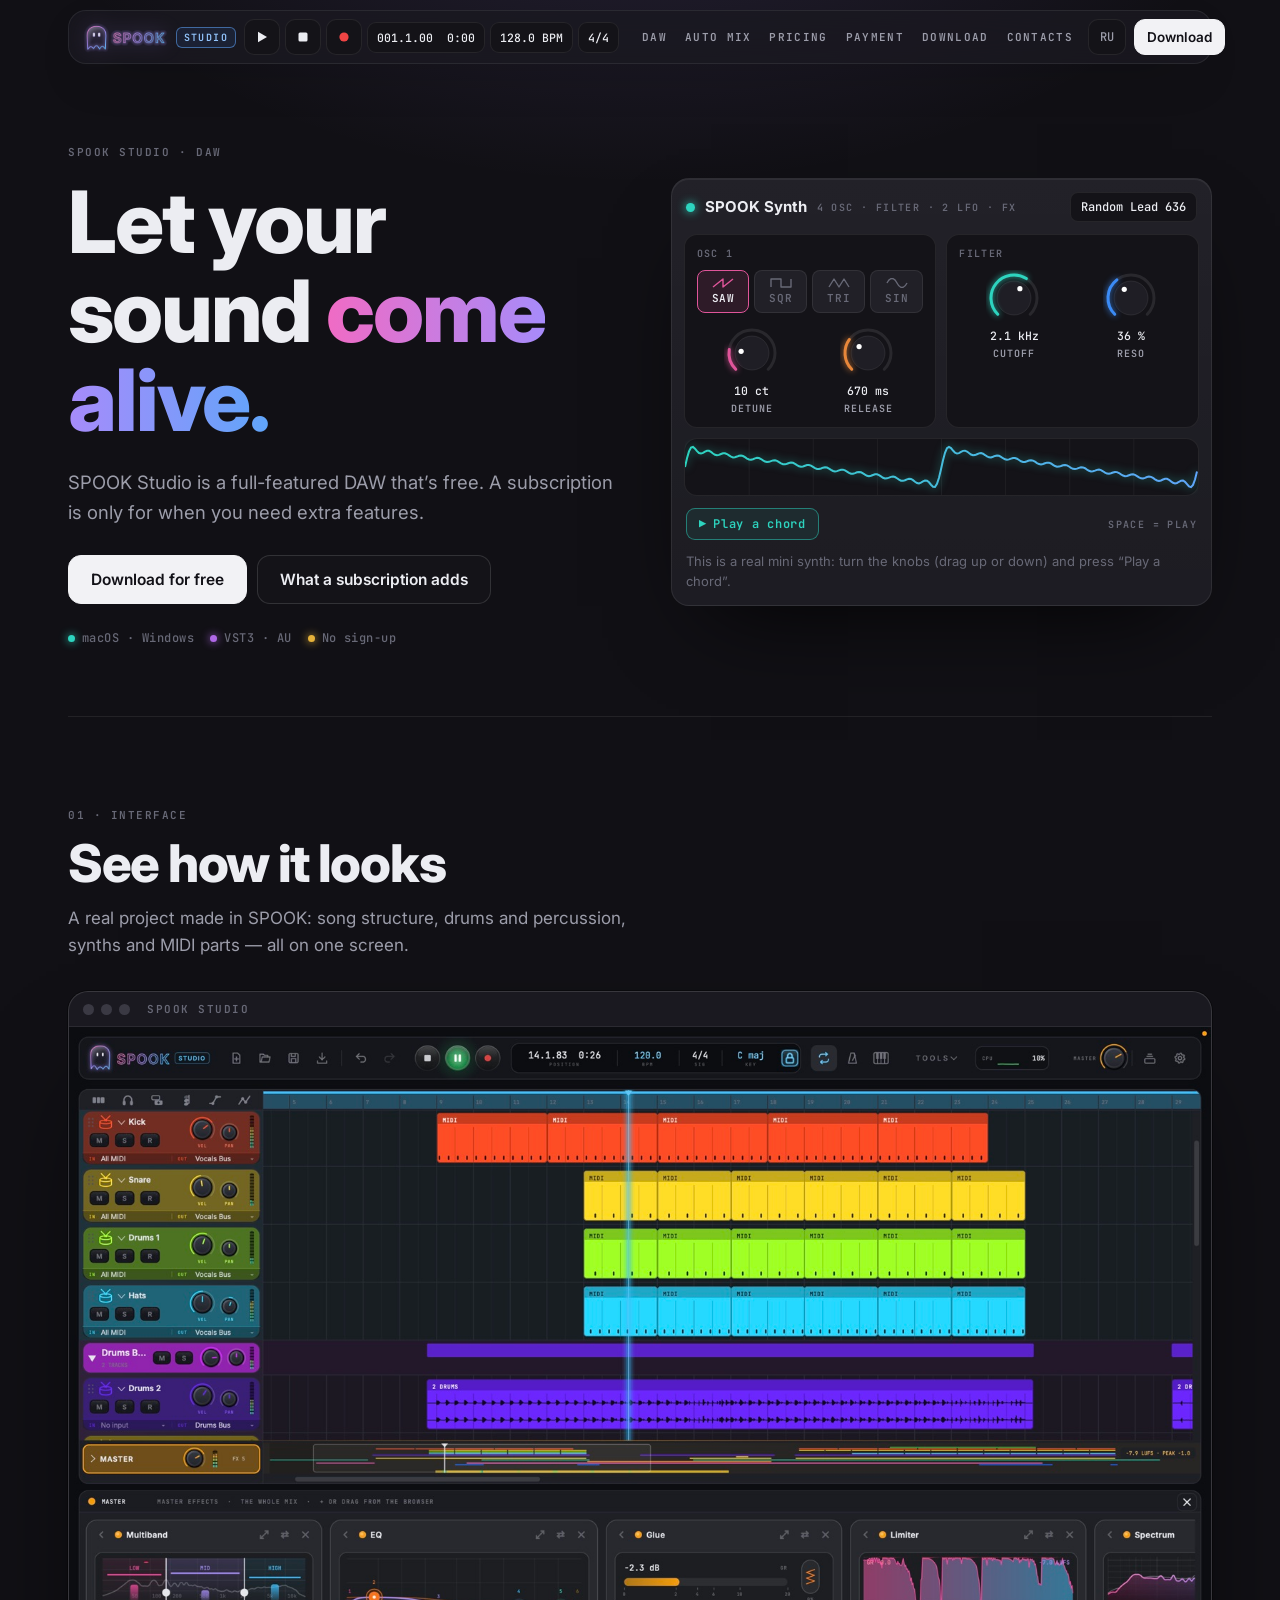
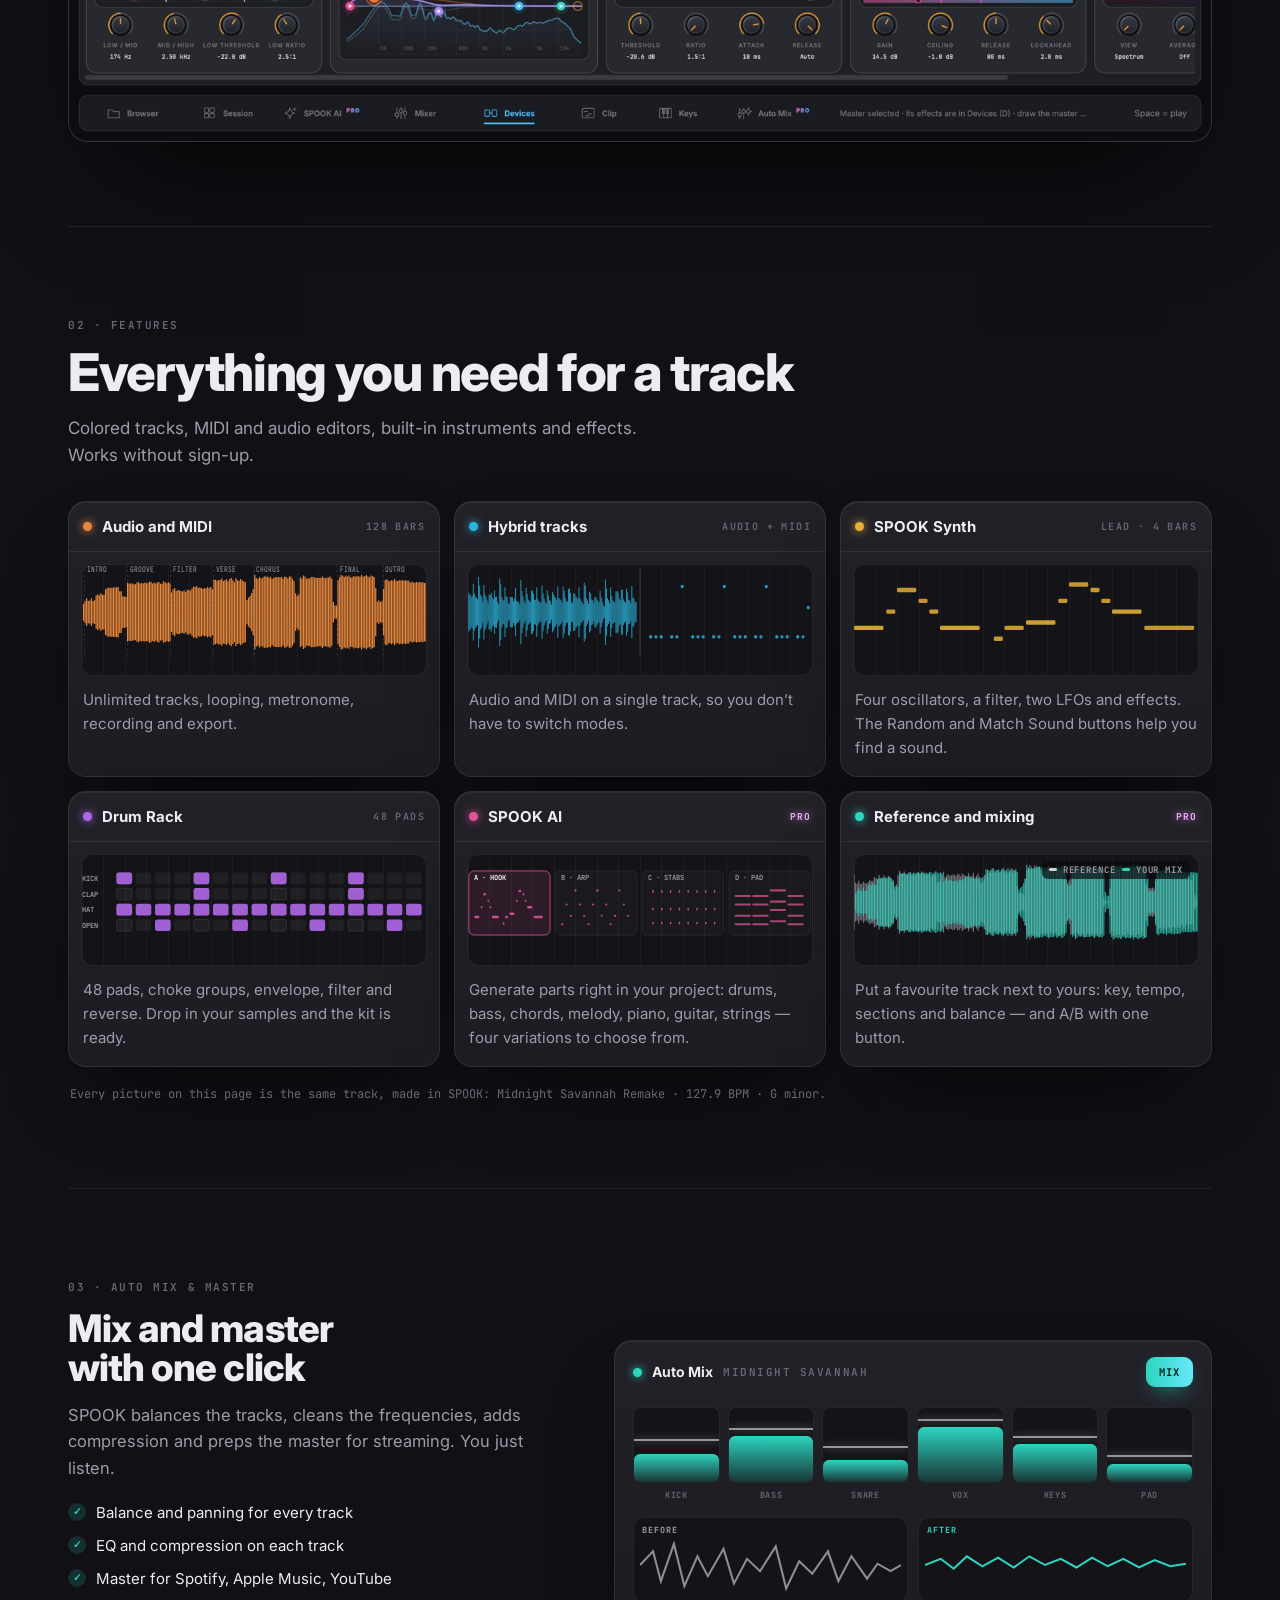
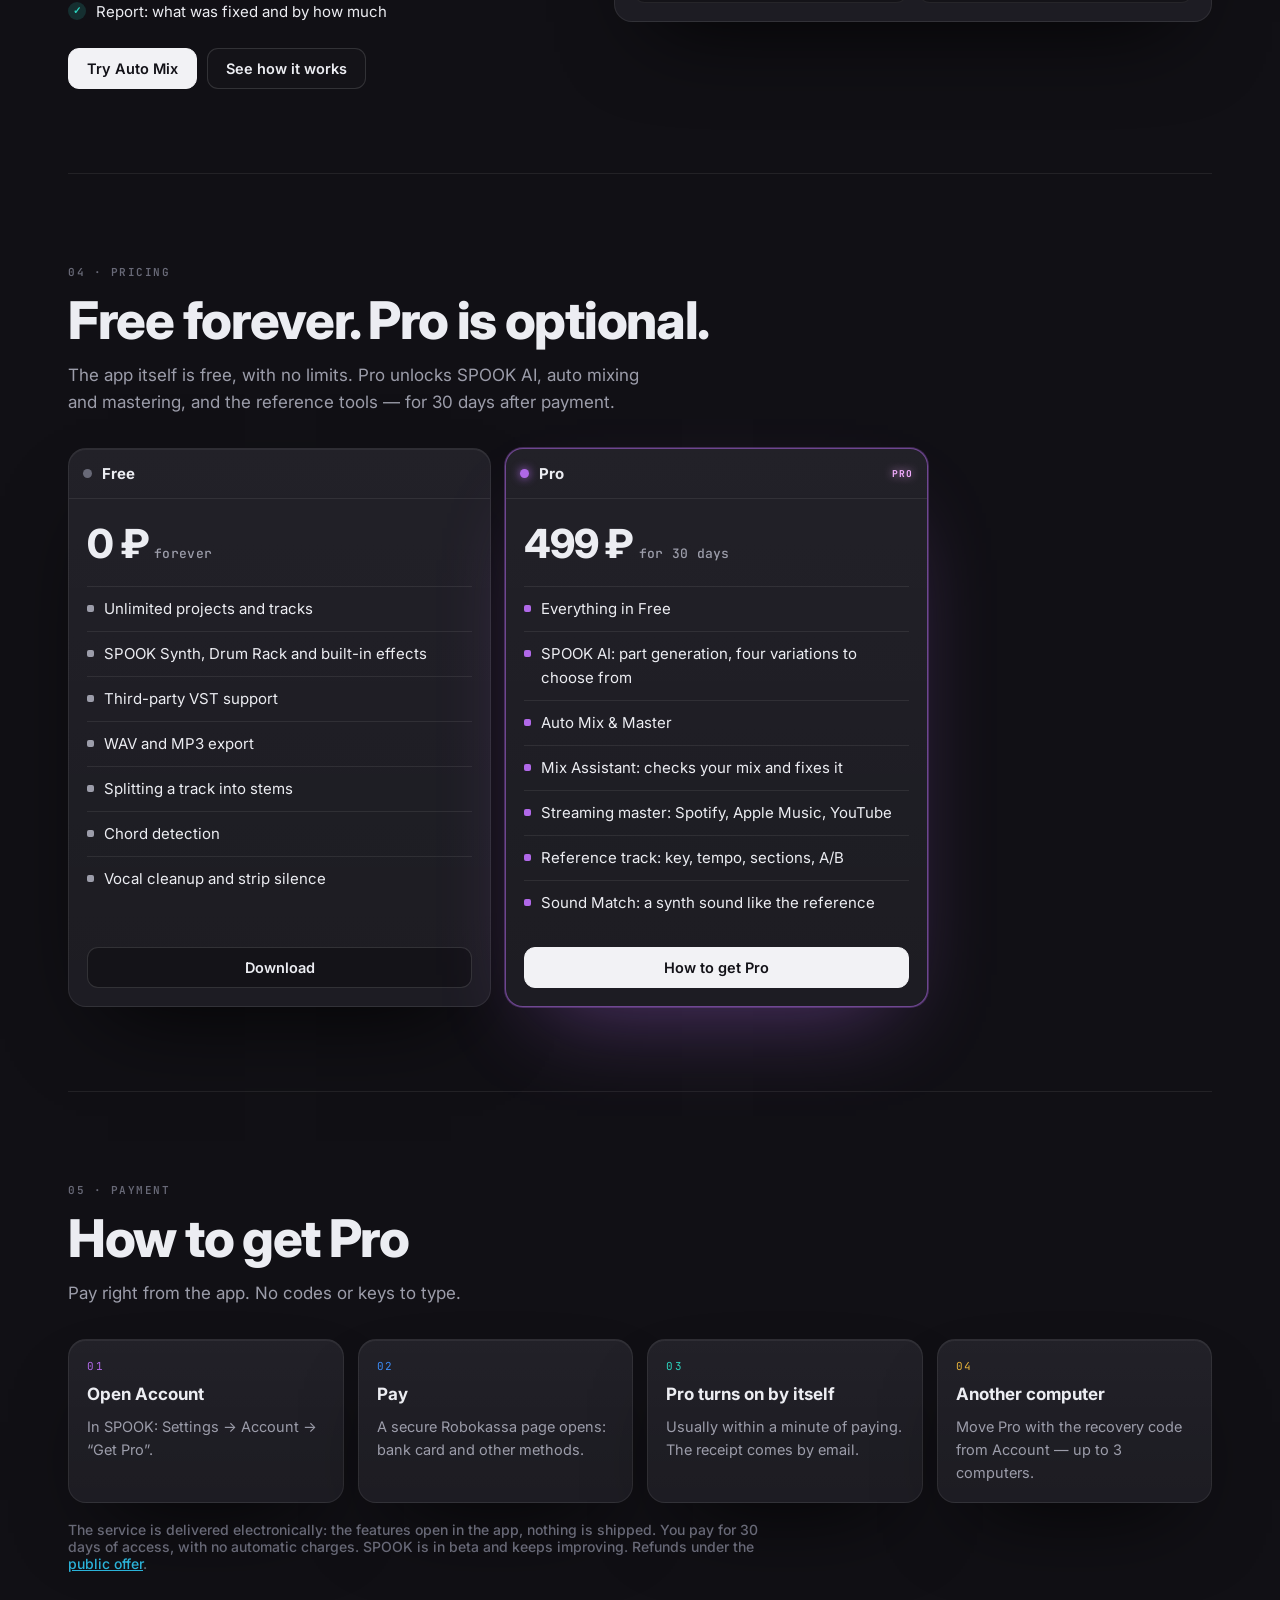
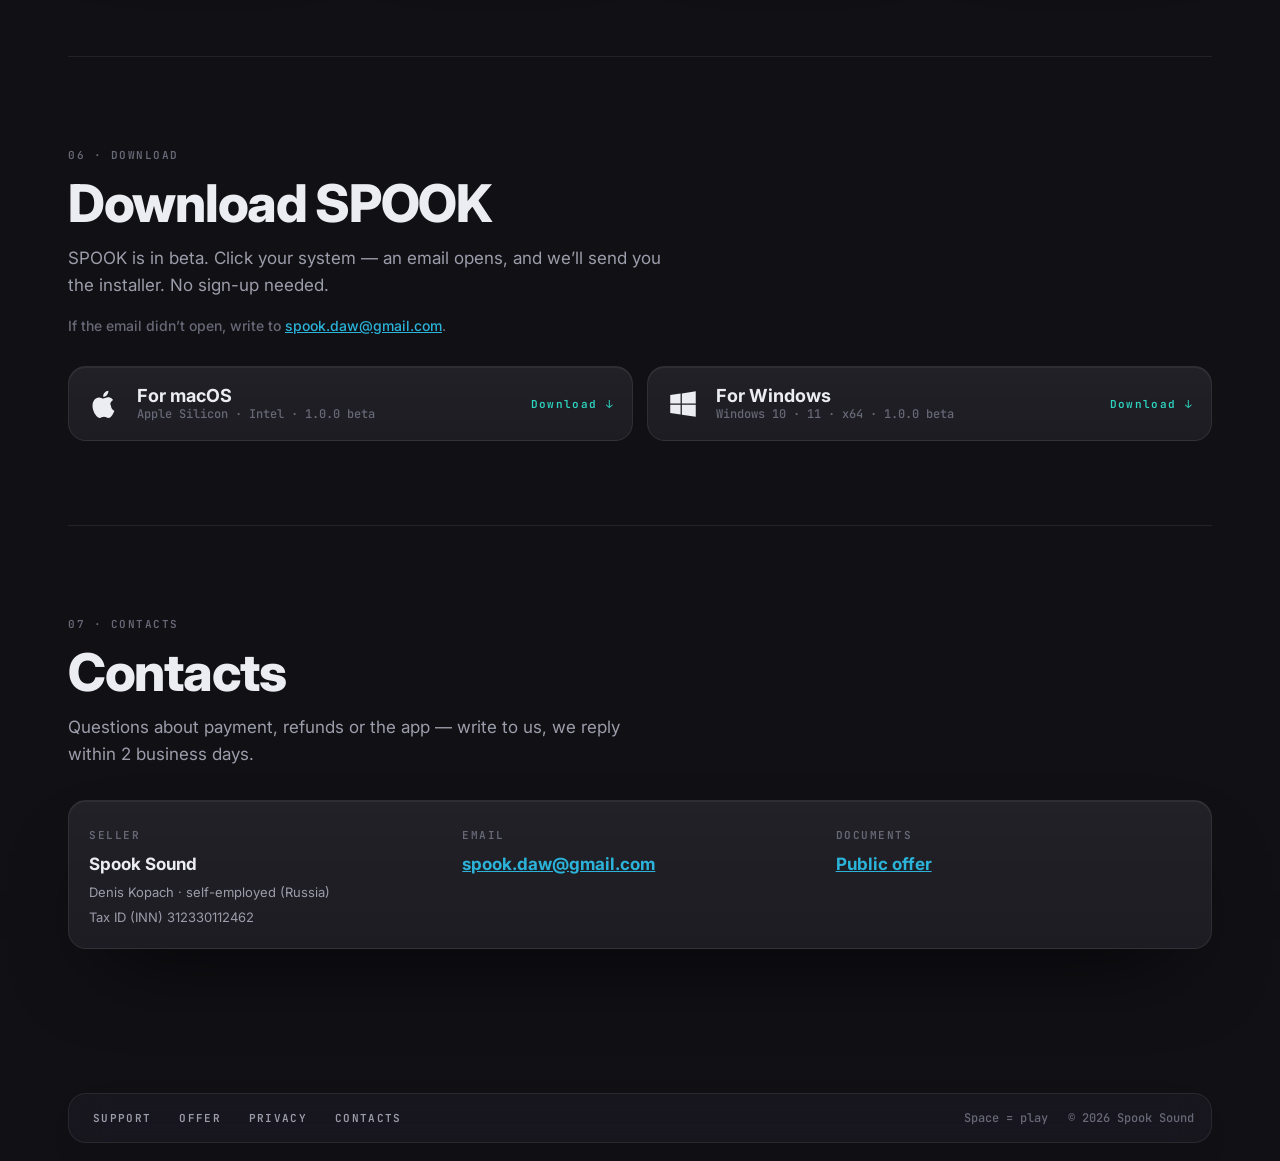
<file: index.html>
<!DOCTYPE html>
<html lang="ru">
<head>
<meta charset="utf-8">
<meta name="viewport" content="width=device-width, initial-scale=1, viewport-fit=cover">
<title>SPOOK Studio — бесплатная DAW</title>
<meta name="description" content="SPOOK Studio — бесплатная DAW для Mac и Windows. Гибридные дорожки, свои синтезаторы, Drum Rack и SPOOK AI.">
<link rel="preconnect" href="https://fonts.googleapis.com"><link rel="preconnect" href="https://fonts.gstatic.com" crossorigin>
<link href="https://fonts.googleapis.com/css2?family=Inter:wght@400;500;600;700;800&family=JetBrains+Mono:wght@400;500;600&display=swap" rel="stylesheet">
<style>
:root{
  --bg:#111015;--panel:#1a1920;--panel2:#212027;--well:#141318;--line:rgba(255,255,255,.075);--line2:rgba(255,255,255,.13);
  --ink:#ECEDF2;--mute:#9C9DAA;--dim:#686977;
  --orange:#E8873A;--cyan:#2BB3D9;--amber:#E6B23A;--pink:#E0559A;--violet:#B068E8;--teal:#2DD4BF;--blue:#3B8BF6;--red:#EF4444;
  --logo:linear-gradient(90deg,#F06BC4,#A78BFA 52%,#60A5FA);
  --r:16px;--mono:"JetBrains Mono",ui-monospace,monospace;color-scheme:dark}
*,*::before,*::after{box-sizing:border-box}
html{scroll-behavior:smooth;scroll-padding-top:90px}
body{margin:0;background:var(--bg);color:var(--ink);font:400 16px/1.6 Inter,system-ui,-apple-system,sans-serif;-webkit-font-smoothing:antialiased;
  background-image:radial-gradient(900px 520px at 50% -180px,rgba(167,139,250,.16),transparent 70%)}
a{color:inherit}
h1,h2,h3{margin:0;font-weight:800;letter-spacing:-.025em;line-height:1.04}
.wrap{max-width:1180px;margin:0 auto;padding:0 18px}
.mono{font-family:var(--mono)}
.cap{font:600 11px var(--mono);letter-spacing:.14em;text-transform:uppercase;color:var(--dim)}
.btn,.lang{-webkit-tap-highlight-color:transparent}
:focus-visible{outline:2px solid var(--blue);outline-offset:2px;border-radius:8px}

/* ---------- the app's top bar ---------- */
.top{position:sticky;top:10px;z-index:20;margin-top:10px}
.bar{display:flex;align-items:center;gap:8px;background:rgba(26,25,32,.82);-webkit-backdrop-filter:blur(18px) saturate(150%);backdrop-filter:blur(18px) saturate(150%);
  border:1px solid var(--line);border-radius:18px;padding:8px 9px 8px 12px;box-shadow:0 18px 50px -24px rgba(0,0,0,.8)}
.logo{display:flex;align-items:center;gap:8px;text-decoration:none}
.logo img{height:34px;width:auto;display:block;filter:drop-shadow(0 0 10px rgba(167,139,250,.35))}
.badge{font:600 10px var(--mono);letter-spacing:.14em;color:#93C5FD;border:1px solid rgba(96,165,250,.55);background:rgba(59,139,246,.1);padding:3px 7px;border-radius:6px}
.chip{font:500 11.5px var(--mono);color:var(--ink);background:var(--well);border:1px solid var(--line);border-radius:9px;padding:7px 9px;white-space:nowrap}
.tbtn{width:36px;height:36px;display:grid;place-items:center;background:var(--well);border:1px solid var(--line);border-radius:10px;color:var(--ink);cursor:pointer;flex:none}
.tbtn:hover{border-color:var(--line2)}
.tbtn svg{width:14px;height:14px}
.tbtn.rec{color:var(--red)}
.sp{flex:1}
.nav{display:flex;gap:4px}
.nav a{font:600 11px var(--mono);letter-spacing:.12em;text-transform:uppercase;color:var(--mute);text-decoration:none;padding:8px 7px;border-radius:8px;white-space:nowrap;flex:none}
.nav a:hover{color:var(--ink);background:var(--well)}
.lang{font:500 12px var(--mono);color:var(--mute);background:var(--well);border:1px solid var(--line);border-radius:10px;padding:9px 11px;cursor:pointer}
.lang:hover{color:var(--ink)}
.btn{display:inline-flex;align-items:center;justify-content:center;gap:8px;font:600 14.5px Inter,sans-serif;text-decoration:none;cursor:pointer;
  background:#F2F2F5;color:#121117!important;border:1px solid #F2F2F5;border-radius:11px;padding:11px 18px;transition:transform .12s,background .12s}
.btn:hover{background:#fff}
.btn:active{transform:translateY(1px)}
.btn.ghost{background:var(--well);color:var(--ink)!important;border-color:var(--line2)}
.btn.ghost:hover{border-color:rgba(255,255,255,.28)}
.btn.big{padding:14px 22px;font-size:15.5px;border-radius:13px}
.bar .btn{padding:9px 12px;font-size:13.5px}
.transport{display:flex;gap:5px;align-items:center}

@media (max-width:960px){.transport{display:none}}
@media (max-width:720px){.nav{display:none}.bar .btn.ghost{display:none}.logo img{height:28px}}

/* ---------- hero ---------- */
.hero{display:grid;grid-template-columns:1.05fr 1fr;gap:34px;align-items:center;padding:74px 0 70px}
.hero h1{font-size:clamp(44px,7.4vw,86px)}
.hero h1 em{font-style:normal;background:var(--logo);-webkit-background-clip:text;background-clip:text;color:transparent}
.hero p{color:var(--mute);font-size:18.5px;max-width:46ch;margin:22px 0 28px}
.cta{display:flex;gap:10px;flex-wrap:wrap}
.meta{display:flex;gap:16px;flex-wrap:wrap;margin-top:26px}
.meta span{display:flex;align-items:center;gap:7px;font:500 12px var(--mono);color:var(--dim);letter-spacing:.04em}
.meta i{width:7px;height:7px;border-radius:50%;background:var(--teal);box-shadow:0 0 8px var(--teal)}
@media (max-width:900px){.hero{grid-template-columns:1fr;padding-top:50px}}

/* ---------- a device card, as in SPOOK ---------- */
.dev{background:linear-gradient(180deg,rgba(255,255,255,.035),rgba(255,255,255,.012)) var(--panel);border:1px solid var(--line);border-radius:18px;
  box-shadow:inset 0 1px 0 rgba(255,255,255,.06),0 40px 90px -40px rgba(0,0,0,.9);overflow:hidden}
.dev-h{display:flex;align-items:center;gap:10px;padding:13px 14px 12px}
.led{width:9px;height:9px;border-radius:50%;background:var(--c,var(--teal));box-shadow:0 0 10px var(--c,var(--teal));flex:none}
.dev-h b{font-size:15px;font-weight:700}
.dev-h .cap{font-size:10px}
.preset{font:500 12px var(--mono);color:var(--ink);background:var(--well);border:1px solid var(--line);border-radius:8px;padding:6px 10px}
.play{display:inline-flex;align-items:center;gap:7px;font:600 12px var(--mono);letter-spacing:.06em;color:var(--teal);background:rgba(45,212,191,.08);
  border:1px solid rgba(45,212,191,.5);border-radius:9px;padding:7px 12px;cursor:pointer}
.play:hover{background:rgba(45,212,191,.16)}
.play[data-on="1"]{color:#0b1a17;background:var(--teal)}
.dev-b{display:grid;grid-template-columns:1fr 1fr;gap:10px;padding:0 12px 12px}
.sec{background:var(--well);border:1px solid var(--line);border-radius:13px;padding:12px}
.sec .cap{display:block;margin-bottom:10px;font-size:10px}
.waves{display:flex;gap:5px;margin-bottom:12px}
.wv{flex:1;font:600 11px var(--mono);letter-spacing:.06em;color:var(--dim);background:var(--panel2);border:1px solid var(--line);border-radius:8px;padding:7px 0;cursor:pointer}
.wv svg{display:block;margin:0 auto 3px;width:22px;height:10px}
.wv[aria-pressed=true]{color:var(--ink);border-color:var(--pink);background:rgba(224,85,154,.12)}
.wv[aria-pressed=true] svg{stroke:var(--pink)}
.knobs{display:grid;grid-template-columns:repeat(2,1fr);gap:6px;text-align:center}
.kn label{display:block;font:600 10px var(--mono);letter-spacing:.1em;color:var(--mute);margin-top:4px}
.knob{width:56px;height:56px;margin:0 auto;cursor:ns-resize;touch-action:none;display:block}
.val{display:block;font:500 11.5px var(--mono);color:var(--ink);margin-top:2px}
.scope{grid-column:1/-1;height:58px;padding:0}
.scope canvas{display:block;width:100%;height:100%}
.hero .hint{color:var(--dim);font-size:13px;line-height:1.5;margin:0;padding:0 14px 14px;max-width:none}
@media (max-width:520px){.dev-b{grid-template-columns:1fr}}

/* ---------- sections ---------- */
section{padding:84px 0;border-top:1px solid var(--line)}
.sh{display:flex;align-items:flex-end;justify-content:space-between;gap:20px;flex-wrap:wrap;margin-bottom:32px}
section h2{font-size:clamp(32px,4.8vw,52px);margin-top:10px}
.lead{color:var(--mute);max-width:54ch;margin:14px 0 0;font-size:17px}

/* the window frame around the screenshot */
.win{border:1px solid var(--line2);border-radius:20px;overflow:hidden;background:var(--panel);box-shadow:0 60px 120px -50px rgba(0,0,0,.95),0 0 0 1px rgba(0,0,0,.4)}
.win-h{display:flex;align-items:center;gap:7px;padding:10px 14px;border-bottom:1px solid var(--line)}
.win-h i{width:11px;height:11px;border-radius:50%;background:#3a3943}
.win-h .cap{margin-left:10px}
.win img{display:block;width:100%;height:auto}

/* ---------- the features: real fragments of one project ---------- */
.feats{display:grid;grid-template-columns:repeat(auto-fit,minmax(320px,1fr));gap:14px}
.feat{display:flex;flex-direction:column}
.feat .dev-h{border-bottom:1px solid var(--line)}
.viz{position:relative;margin:12px 12px 0;height:112px;border-radius:12px;overflow:hidden;background:var(--well);border:1px solid var(--line)}
.viz::before{content:"";position:absolute;inset:0;background:repeating-linear-gradient(90deg,rgba(255,255,255,.04) 0 1px,transparent 1px 6.25%)}
.viz svg{position:absolute;inset:8px 0;width:100%;height:calc(100% - 16px);overflow:visible}
.legend{position:absolute;right:8px;top:6px;display:flex;align-items:center;gap:6px;font:600 9px var(--mono);letter-spacing:.1em;color:var(--mute);background:rgba(10,10,14,.7);padding:3px 7px;border-radius:6px}
.legend i{width:8px;height:3px;border-radius:2px;background:#cfd0d8;display:inline-block}
.feat p{margin:0;padding:12px 14px 16px;color:var(--mute);font-size:15px}
.src{color:var(--dim);font-size:12px;margin:18px 2px 0}
.pro{font:700 9.5px var(--mono);letter-spacing:.12em;color:#F0ABFC;text-shadow:0 0 8px rgba(240,171,252,.8)}

/* ---------- auto mix ---------- */
.am{display:grid;grid-template-columns:1fr 1.15fr;gap:26px;align-items:center}
.am-copy h3{font-size:clamp(26px,3.4vw,38px);margin-bottom:14px}
.am-copy p{color:var(--mute);font-size:16.5px;margin:0 0 20px;max-width:46ch}
.am-list{list-style:none;padding:0;margin:0 0 24px;display:grid;gap:9px}
.am-list li{display:flex;gap:10px;align-items:flex-start;font-size:15px;color:var(--ink)}
.am-list li i{flex:none;width:18px;height:18px;margin-top:2px;border-radius:50%;background:rgba(45,212,191,.16);
  display:grid;place-items:center;color:var(--teal);font:700 10px var(--mono);font-style:normal}
.am-panel{padding:16px;border-radius:18px}
.am-head{display:flex;align-items:center;gap:10px;padding:0 2px 12px}
.am-btn{margin-left:auto;font:700 10.5px var(--mono);letter-spacing:.1em;color:#08201c;background:linear-gradient(90deg,var(--teal),#67E8F9);
  border:0;border-radius:9px;padding:8px 13px;cursor:pointer;box-shadow:0 8px 22px -8px rgba(45,212,191,.75)}
.faders{display:grid;grid-template-columns:repeat(6,1fr);gap:8px;padding:8px 2px 4px}
.fader{display:grid;justify-items:center;gap:6px}
.fader span{font:600 8.5px var(--mono);letter-spacing:.08em;color:var(--dim);text-transform:uppercase}
.fader .tr{position:relative;width:100%;height:76px;border-radius:8px;background:var(--well);border:1px solid var(--line);overflow:hidden}
.fader .tr b{position:absolute;bottom:0;left:0;right:0;border-radius:6px 6px 0 0;background:linear-gradient(180deg,var(--teal),rgba(45,212,191,.18))}
.fader .tr u{position:absolute;left:0;right:0;height:2px;background:rgba(255,255,255,.55);box-shadow:0 0 8px rgba(255,255,255,.4)}
.ab{display:grid;grid-template-columns:1fr 1fr;gap:10px;margin:12px 2px 2px}
.ab figure{position:relative;margin:0;border-radius:12px;background:var(--well);border:1px solid var(--line);overflow:hidden;height:86px}
.ab figcaption{position:absolute;left:8px;top:6px;font:700 8.5px var(--mono);letter-spacing:.12em;color:var(--mute)}
.ab .ok figcaption{color:var(--teal)}
.ab svg{position:absolute;inset:16px 6px 6px;width:calc(100% - 12px);height:calc(100% - 22px)}
@media (max-width:900px){.am{grid-template-columns:1fr}}

/* ---------- pricing ---------- */
.bill{display:inline-flex;gap:3px;background:var(--well);border:1px solid var(--line);border-radius:12px;padding:3px}
.bill button{font:600 11px var(--mono);letter-spacing:.1em;text-transform:uppercase;color:var(--mute);background:transparent;border:0;border-radius:9px;padding:9px 14px;cursor:pointer}
.bill button[aria-pressed=true]{background:var(--panel2);color:var(--ink);box-shadow:inset 0 0 0 1px var(--line2)}
.bill em{font-style:normal;color:var(--teal);margin-left:6px}
.plans{display:grid;grid-template-columns:repeat(auto-fit,minmax(300px,1fr));gap:14px;max-width:860px}
.plan{display:flex;flex-direction:column}
.plan .dev-h{border-bottom:1px solid var(--line)}
.plan .in{padding:18px;display:flex;flex-direction:column;flex:1}
.price{font:800 40px Inter,sans-serif;letter-spacing:-.03em;margin:2px 0 4px}
.price span{font:500 13px var(--mono);letter-spacing:.02em;color:var(--mute)}
.price b{font:inherit}
.note{display:block;font:500 12px var(--mono);color:var(--dim);margin:0 0 6px}
.plan ul{list-style:none;padding:0;margin:14px 0 22px;flex:1}
.plan li{display:flex;gap:10px;padding:10px 0;border-top:1px solid var(--line);font-size:15px}
.plan li::before{content:"";flex:none;width:7px;height:7px;margin-top:8px;border-radius:2px;background:var(--c,var(--dim))}
.plan.hot{border-color:color-mix(in srgb,var(--violet) 55%,transparent);box-shadow:0 0 0 1px color-mix(in srgb,var(--violet) 30%,transparent),0 40px 90px -40px rgba(176,104,232,.45)}
.plan .btn{width:100%}
#plans[data-bill=m] .py,#plans[data-bill=y] .pm{display:none}

/* ---------- download ---------- */
.dl{display:grid;grid-template-columns:repeat(auto-fit,minmax(260px,1fr));gap:14px}
.os{display:flex;align-items:center;gap:16px;padding:18px;text-decoration:none}
.os:hover{border-color:var(--line2)}
.os.soon{opacity:.55;cursor:not-allowed;pointer-events:none}.os.soon .go{color:var(--dim)}
.os svg{width:34px;height:34px;flex:none}
.os .t b{display:block;font:700 18px Inter,sans-serif;color:var(--ink)}
.os .t small{display:block;font:500 12px var(--mono);color:var(--dim)}
.os .go{margin-left:auto;font:600 11px var(--mono);letter-spacing:.12em;color:var(--teal)}

/* ---------- the bottom bar ---------- */
footer{margin:60px 0 18px}
footer .bar{gap:4px;flex-wrap:wrap}
footer a{font:600 11px var(--mono);letter-spacing:.12em;text-transform:uppercase;color:var(--mute);text-decoration:none;padding:9px 12px;border-radius:9px}
footer a:hover{color:var(--ink);background:var(--well)}
footer .st{font:500 12px var(--mono);color:var(--dim);padding:0 8px}
@media (max-width:640px){footer .st.k{display:none}}

/* ---------- dialogs: SPOOK's glass panels ---------- */
dialog{border:1px solid var(--line2);border-radius:20px;background:rgba(26,25,32,.9);-webkit-backdrop-filter:blur(24px) saturate(150%);backdrop-filter:blur(24px) saturate(150%);
  color:var(--ink);padding:0;width:min(430px,calc(100% - 28px));box-shadow:0 50px 120px -30px rgba(0,0,0,.9)}
dialog::backdrop{background:rgba(6,6,9,.6);-webkit-backdrop-filter:blur(5px);backdrop-filter:blur(5px)}
dialog .in{padding:22px;position:relative}
dialog h3{font-size:27px;margin:20px 0 8px}
dialog .sub{color:var(--mute);margin:0 0 18px;font-size:15px}
dialog .x{position:absolute;top:14px;right:14px;width:32px;height:32px;border-radius:9px;border:1px solid var(--line);background:var(--well);color:var(--mute);font-size:18px;line-height:1;cursor:pointer}
dialog .x:hover{color:var(--ink)}
dialog label{display:block;font:600 10.5px var(--mono);letter-spacing:.12em;text-transform:uppercase;color:var(--mute);margin-bottom:14px}
dialog input:not([type=checkbox]){display:block;width:100%;margin-top:7px;padding:12px 13px;font:400 15.5px Inter,sans-serif;color:var(--ink);background:var(--well);border:1px solid var(--line2);border-radius:11px}
dialog input:focus{outline:none;border-color:var(--blue);box-shadow:0 0 0 3px rgba(59,139,246,.2)}
dialog label.chk{display:flex;gap:10px;align-items:center;font:400 14.5px Inter,sans-serif;letter-spacing:0;text-transform:none;color:var(--ink)}
dialog label.chk input{accent-color:var(--blue);width:16px;height:16px}
dialog .btn{width:100%;margin-top:4px;padding:13px}
dialog .err{color:#FF8A7A;font-size:14px;min-height:20px;margin:0 0 6px}
dialog .ok{color:var(--teal);font-size:14px;min-height:20px;margin:0 0 6px}
dialog .fine{color:var(--dim);font:500 11px var(--mono);margin:16px 0 0;text-align:center}
dialog[data-mode=reg] .log-only,dialog[data-mode=log] .reg-only{display:none}
dialog .bill{display:flex}dialog .bill button{flex:1}
dialog#cab{width:min(620px,calc(100% - 28px))}
.who{display:flex;align-items:center;gap:12px;margin:2px 44px 4px 0}
.av{width:46px;height:46px;border-radius:50%;flex:none;display:grid;place-items:center;font:800 19px Inter,sans-serif;color:#fff;background:var(--logo)}
.wn{flex:1;min-width:0;display:flex;flex-direction:column}.wn b{font-size:17px;overflow:hidden;text-overflow:ellipsis;white-space:nowrap}.wn span{color:var(--mute);font-size:13.5px;overflow:hidden;text-overflow:ellipsis;white-space:nowrap}
.pane{display:none;margin-top:16px}
dialog[data-ct=ov] [data-p=ov],dialog[data-ct=dl] [data-p=dl],dialog[data-ct=set] [data-p=set]{display:block}
.card{background:var(--well);border:1px solid var(--line);border-radius:14px;padding:16px}
.card .big{font:800 32px Inter,sans-serif;margin:4px 0 6px}
.dlr{display:grid;grid-template-columns:1fr 1fr;gap:10px}
#cab .bill{margin-top:16px}
#auth .bill{margin-right:44px}
[hidden]{display:none!important}
.plan .alt{margin:2px 0 0;color:var(--dim);font-size:12px}
.steps{display:grid;grid-template-columns:repeat(auto-fit,minmax(200px,1fr));gap:14px}
.step{padding:18px;display:flex;flex-direction:column;gap:6px}
.step .n{font-size:11px;letter-spacing:.14em;color:var(--c)}
.step b{font-size:17px}
.step p{margin:0;color:var(--mute);font-size:14.5px}
.note{font-family:Inter,system-ui,sans-serif;color:var(--dim);font-size:14px;max-width:80ch;margin:18px 0 0}
.note a,.contact a{color:var(--cyan)}
.contact{display:grid;grid-template-columns:repeat(auto-fit,minmax(220px,1fr));gap:18px;padding:20px}
.contact b{display:block;font-size:17px;margin-top:4px}
.contact .req{display:block;color:var(--mute);font-size:13px;margin-top:4px}
section{scroll-margin-top:90px}
</style>
</head>
<body>
<div class="wrap">

<div class="top"><div class="bar">
  <a class="logo" href="#" aria-label="SPOOK Studio"><img src="[data-uri]" alt="SPOOK" width="112" height="44"><span class="badge">STUDIO</span></a>
  <div class="transport" aria-hidden="true">
    <button class="tbtn" id="tplay" type="button" tabindex="-1" title="Play"><svg viewBox="0 0 14 14"><path d="M3 1.8v10.4L12 7z" fill="currentColor"/></svg></button>
    <span class="tbtn"><svg viewBox="0 0 14 14"><rect x="2.5" y="2.5" width="9" height="9" rx="1.5" fill="currentColor"/></svg></span>
    <span class="tbtn rec"><svg viewBox="0 0 14 14"><circle cx="7" cy="7" r="4.6" fill="currentColor"/></svg></span>
    <span class="chip" id="clock">001.1.00&nbsp;&nbsp;0:00</span><span class="chip">128.0 BPM</span><span class="chip">4/4</span>
  </div>
  <span class="sp"></span>
  <nav class="nav"><a href="#daw">DAW</a><a href="#automix">Auto Mix</a><a href="#pro">Подписка</a><a href="#pay">Оплата</a><a href="#download">Скачать</a><a href="#contacts">Контакты</a></nav>
  <button class="lang" id="lang" type="button" aria-label="Language">EN</button>
  <a class="btn" href="#download">Скачать</a>
</div></div>

<header class="hero">
  <div>
    <span class="cap">SPOOK STUDIO · DAW</span>
    <h1 style="margin-top:14px">Пусть звук <em>оживёт.</em></h1>
    <p>SPOOK Studio — полноценная DAW, которая бесплатна. Подписка нужна, только если вам понадобятся дополнительные функции.</p>
    <div class="cta"><a class="btn big" href="#download">Скачать бесплатно</a><a class="btn ghost big" href="#pro">Что даёт подписка</a></div>
    <div class="meta"><span><i></i>macOS · Windows</span><span><i style="background:var(--violet);box-shadow:0 0 8px var(--violet)"></i>VST3 · AU</span><span><i style="background:var(--amber);box-shadow:0 0 8px var(--amber)"></i>Без регистрации</span></div>
  </div>

  <div class="dev" style="--c:var(--teal)">
    <div class="dev-h"><span class="led"></span><b>SPOOK Synth</b><span class="cap">4 OSC · FILTER · 2 LFO · FX</span><span class="sp"></span><span class="preset">Random Lead 636</span></div>
    <div class="dev-b">
      <div class="sec"><span class="cap">OSC 1</span><div class="waves" id="waves"></div><div class="knobs" id="k1"></div></div>
      <div class="sec"><span class="cap">FILTER</span><div class="knobs" id="k2" style="margin-top:4px"></div></div>
      <div class="sec scope"><canvas id="scope" aria-hidden="true"></canvas></div>
    </div>
    <div class="dev-h" style="padding-top:0"><button class="play" id="play" type="button"><span>▶</span> <span>Сыграть аккорд</span></button><span class="sp"></span><span class="cap">SPACE = PLAY</span></div>
    <p class="hint">Это настоящий мини-синт: покрутите ручки (потяните вверх или вниз) и нажмите «Сыграть аккорд».</p>
  </div>
</header>

<section id="preview">
  <div class="sh"><div><span class="cap">01 · ИНТЕРФЕЙС</span><h2>Посмотрите, как это выглядит</h2>
  <p class="lead">Настоящий проект, собранный в SPOOK: структура трека, барабаны и перкуссия, синтезаторы и MIDI-партии — всё на одном экране.</p></div></div>
  <div class="win"><div class="win-h"><i></i><i></i><i></i><span class="cap">SPOOK STUDIO</span></div>
  <img src="assets/preview-interface.jpg" alt="Интерфейс SPOOK Studio с готовым проектом" width="2880" height="1800" loading="lazy"></div>
</section>

<section id="daw">
  <div class="sh"><div><span class="cap">02 · ВОЗМОЖНОСТИ</span><h2>Всё нужное для трека</h2>
  <p class="lead">Цветные дорожки, редактор MIDI и аудио, встроенные инструменты и эффекты. Работает без регистрации.</p></div></div>

  <div class="feats" id="feats">
    <article class="dev feat" style="--c:var(--orange)"><div class="dev-h"><span class="led"></span><b>Аудио и MIDI</b><span class="sp"></span><span class="cap">128 BARS</span></div>
      <div class="viz"><svg data-viz="song" viewBox="0 0 440 96" preserveAspectRatio="none"></svg></div>
      <p>Безлимитное число дорожек, петли, метроном, запись и экспорт.</p></article>
    <article class="dev feat" style="--c:var(--cyan)"><div class="dev-h"><span class="led"></span><b>Гибридные дорожки</b><span class="sp"></span><span class="cap">AUDIO + MIDI</span></div>
      <div class="viz"><svg data-viz="hybrid" viewBox="0 0 440 96" preserveAspectRatio="none"></svg></div>
      <p>Аудио и MIDI на одной дорожке, чтобы не переключаться между режимами.</p></article>
    <article class="dev feat" style="--c:var(--amber)"><div class="dev-h"><span class="led"></span><b>SPOOK Synth</b><span class="sp"></span><span class="cap">LEAD · 4 BARS</span></div>
      <div class="viz"><svg data-viz="lead" viewBox="0 0 440 96" preserveAspectRatio="none"></svg></div>
      <p>Четыре осциллятора, фильтр, два LFO и эффекты. Кнопки Random и Match Sound помогут найти звук.</p></article>
    <article class="dev feat" style="--c:var(--violet)"><div class="dev-h"><span class="led"></span><b>Drum Rack</b><span class="sp"></span><span class="cap">48 PADS</span></div>
      <div class="viz"><svg data-viz="drums" viewBox="0 0 440 96"></svg></div>
      <p>48 пэдов, чок-группы, огибающая, фильтр и реверс. Перетащите свои семплы — и кит готов.</p></article>
    <article class="dev feat" style="--c:var(--pink)"><div class="dev-h"><span class="led"></span><b>SPOOK AI</b><span class="sp"></span><span class="pro">PRO</span></div>
      <div class="viz"><svg data-viz="ai" viewBox="0 0 440 96"></svg></div>
      <p>Генерация партий прямо в проекте: барабаны, бас, аккорды, мелодия, пиано, гитара, струнные — четыре варианта на выбор.</p></article>
    <article class="dev feat" style="--c:var(--teal)"><div class="dev-h"><span class="led"></span><b>Референс и сведение</b><span class="sp"></span><span class="pro">PRO</span></div>
      <div class="viz"><svg data-viz="ref" viewBox="0 0 440 96" preserveAspectRatio="none"></svg><span class="legend"><i></i>REFERENCE <i style="background:var(--teal)"></i>YOUR MIX</span></div>
      <p>Положите любимый трек рядом со своим: тональность, темп, части и баланс — и сравнение одной кнопкой.</p></article>
  </div>
  <p class="src mono">Все картинки на этой странице — один и тот же трек, собранный в SPOOK: Midnight Savannah Remake · 127.9 BPM · G minor.</p>
</section>

<section id="automix">
  <div class="am">
    <div class="am-copy">
      <span class="cap">03 · AUTO MIX &amp; MASTER</span>
      <h3 style="margin-top:10px">Сведение и мастеринг
<br>одной кнопкой</h3>
      <p>SPOOK сам выравнивает баланс дорожек, чистит частоты, ставит компрессию и готовит мастер под стриминг. Вам остаётся слушать.</p>
      <ul class="am-list">
        <li><i>✓</i> Баланс и панорама всех дорожек</li>
        <li><i>✓</i> Эквалайзер и компрессия на каждой дорожке</li>
        <li><i>✓</i> Мастер под Spotify, Apple Music, YouTube</li>
        <li><i>✓</i> Отчёт: что и на сколько поправлено</li>
      </ul>
      <div class="cta"><a class="btn" href="#download">Попробовать Auto Mix</a><a class="btn ghost" href="#pay">Смотреть, как это работает</a></div>
    </div>

    <div class="dev am-panel" style="--c:var(--teal)">
      <div class="am-head"><span class="led"></span><b style="font-size:14px">Auto Mix</b><span class="cap">MIDNIGHT SAVANNAH</span><button class="am-btn" type="button">СВЕСТИ</button></div>
      <div class="faders">
        <div class="fader"><div class="tr"><b style="height:38%"></b><u style="bottom:56%"></u></div><span>Kick</span></div>
        <div class="fader"><div class="tr"><b style="height:62%"></b><u style="bottom:70%"></u></div><span>Bass</span></div>
        <div class="fader"><div class="tr"><b style="height:30%"></b><u style="bottom:46%"></u></div><span>Snare</span></div>
        <div class="fader"><div class="tr"><b style="height:74%"></b><u style="bottom:82%"></u></div><span>Vox</span></div>
        <div class="fader"><div class="tr"><b style="height:52%"></b><u style="bottom:60%"></u></div><span>Keys</span></div>
        <div class="fader"><div class="tr"><b style="height:24%"></b><u style="bottom:34%"></u></div><span>Pad</span></div>
      </div>
      <div class="ab">
        <figure><figcaption>ДО</figcaption>
          <svg viewBox="0 0 200 50" preserveAspectRatio="none">
            <path d="M0 25 L10 14 L16 38 L26 8 L34 42 L44 18 L52 34 L64 12 L72 40 L82 20 L92 30 L104 10 L112 44 L122 22 L132 32 L144 14 L152 38 L162 18 L174 36 L182 24 L192 30 L200 25"
                  fill="none" stroke="#8b8d99" stroke-width="1.6"/>
          </svg>
        </figure>
        <figure class="ok"><figcaption>ПОСЛЕ</figcaption>
          <svg viewBox="0 0 200 50" preserveAspectRatio="none">
            <path d="M0 25 L12 20 L22 28 L32 18 L44 26 L56 19 L68 27 L80 18 L92 25 L104 20 L116 27 L128 19 L140 26 L152 20 L164 27 L176 21 L188 26 L200 24"
                  fill="none" stroke="#2DD4BF" stroke-width="1.6"/>
          </svg>
        </figure>
      </div>
    </div>
  </div>
</section>

<section id="pro">
  <div class="sh"><div><span class="cap">04 · ПОДПИСКА</span><h2>Бесплатно навсегда. Pro — по желанию.</h2>
  <p class="lead">Сама программа бесплатна без ограничений. Pro открывает SPOOK AI, авто-сведение и мастеринг, работу с референсом — на 30 дней после оплаты.</p></div></div>

  <div class="plans" id="plans">
    <div class="dev plan" style="--c:var(--dim)"><div class="dev-h"><span class="led" style="background:var(--dim);box-shadow:none"></span><b>Free</b></div>
      <div class="in"><div class="price">0 ₽ <span>навсегда</span></div>
      <ul style="--c:var(--mute)"><li>Безлимитные проекты и дорожки</li><li>SPOOK Synth, Drum Rack и встроенные эффекты</li><li>Поддержка сторонних VST</li><li>Экспорт в WAV и MP3</li><li>Разделение трека на стемы</li><li>Распознавание аккордов</li><li>Чистка вокала и вырезание тишины</li></ul>
      <a class="btn ghost" href="#download">Скачать</a></div></div>

    <div class="dev plan hot" style="--c:var(--violet)"><div class="dev-h"><span class="led"></span><b>Pro</b><span class="sp"></span><span class="pro">PRO</span></div>
      <div class="in"><div class="price">499 ₽ <span>за 30 дней</span></div>
      <ul><li>Всё из Free</li><li>SPOOK AI: генерация партий, четыре варианта на выбор</li><li>Auto Mix &amp; Master</li><li>Mix Assistant: проверка сведения и исправления</li><li>Мастер для стриминга: Spotify, Apple Music, YouTube</li><li>Референс-трек: тональность, темп, части, A/B</li><li>Sound Match: звук синта как в референсе</li></ul>
      <a class="btn" href="#pay">Как оформить Pro</a></div></div>
  </div>
</section>

<section id="pay">
  <div class="sh"><div><span class="cap">05 · ОПЛАТА</span><h2>Как оформить Pro</h2>
  <p class="lead">Оплата — прямо из программы. Вводить коды и ключи не нужно.</p></div></div>
  <div class="steps">
    <div class="dev step" style="--c:var(--violet)"><span class="n mono">01</span><b>Откройте Account</b><p>В SPOOK: Настройки → Account → «Get Pro».</p></div>
    <div class="dev step" style="--c:var(--blue)"><span class="n mono">02</span><b>Оплатите</b><p>Откроется защищённая страница Robokassa: банковская карта, СБП и другие способы.</p></div>
    <div class="dev step" style="--c:var(--teal)"><span class="n mono">03</span><b>Pro включится сам</b><p>Обычно в течение минуты после оплаты. Чек придёт на почту.</p></div>
    <div class="dev step" style="--c:var(--amber)"><span class="n mono">04</span><b>Другой компьютер</b><p>Перенесите Pro кодом восстановления из Account — до 3 компьютеров.</p></div>
  </div>
  <p class="note">Услуга оказывается в электронном виде: доступ к функциям открывается в программе, физическая доставка не требуется. Оплата за 30 дней доступа, автоматических списаний нет. SPOOK в бета-версии и постоянно улучшается. Возврат — по условиям <a href="offer.html#refund">оферты</a>.</p>
</section>

<section id="download">
  <div class="sh"><div><span class="cap">06 · СКАЧАТЬ</span><h2>Скачайте SPOOK</h2>
  <p class="lead">SPOOK сейчас в бета-тесте. Нажмите на вашу систему — начнётся загрузка установщика. Регистрация не нужна.</p>
  <p class="note">Если письмо не открылось, напишите на <a href="mailto:spook.daw@gmail.com">spook.daw@gmail.com</a>.</p></div></div>
  <div class="dl">
    <a class="dev os" href="https://github.com/SPOOK-studio/downloads/releases/download/v1.0.0-beta.24112026/SPOOK-1.0.0-beta.24112026-Mac.dmg"><svg viewBox="0 0 24 24" fill="#ECEDF2"><path d="M16.4 12.6c0-2.3 1.9-3.4 2-3.5-1.1-1.6-2.8-1.8-3.4-1.8-1.4-.1-2.8.9-3.5.9s-1.8-.8-3-.8C7 7.4 5.5 8.3 4.7 9.8c-1.7 2.9-.4 7.2 1.2 9.6.8 1.2 1.7 2.4 3 2.4 1.2 0 1.6-.8 3.1-.8s1.8.8 3.1.8c1.3 0 2.1-1.2 2.9-2.3.9-1.3 1.3-2.6 1.3-2.7 0 0-2.5-1-2.5-4.2zM14.1 5.6c.6-.8 1.1-1.9 1-3-.9 0-2.1.6-2.7 1.4-.6.7-1.1 1.8-1 2.9 1 .1 2.1-.5 2.7-1.3z"/></svg><span class="t"><b>Для macOS</b><small>Apple Silicon · Intel · 1.0.0 beta</small></span><span class="go">Скачать ↓</span></a>
    <a class="dev os" href="https://github.com/SPOOK-studio/downloads/releases/download/v1.0.0-beta.25112026/SPOOK-1.0.0-Windows-Setup.exe"><svg viewBox="0 0 24 24" fill="#ECEDF2"><path d="M3 5.6 10.3 4.6v7H3zm0 12.8 7.3 1v-6.9H3zm8.2 1.1L21 21v-8.5h-9.8zm0-15V11.6H21V3z"/></svg><span class="t"><b>Для Windows</b><small>Windows 10 · 11 · x64 · 1.0.0 beta</small></span><span class="go">Скачать ↓</span></a>
  </div>
</section>

<section id="contacts">
  <div class="sh"><div><span class="cap">07 · КОНТАКТЫ</span><h2>Контакты</h2>
  <p class="lead">Вопросы об оплате, возврате и работе программы — пишите, отвечаем в течение 2 рабочих дней.</p></div></div>
  <div class="dev contact" style="--c:var(--pink)">
    <div><span class="cap">ПРОДАВЕЦ</span><b>Spook Sound</b><small class="req">Копач Денис Юрьевич · самозанятый</small><small class="req">ИНН 312330112462</small></div>
    <div><span class="cap">ПОЧТА</span><b><a href="mailto:spook.daw@gmail.com">spook.daw@gmail.com</a></b></div>
    <div><span class="cap">ДОКУМЕНТЫ</span><b><a href="offer.html">Публичная оферта</a></b></div>
  </div>
</section>

<footer><div class="bar">
  <a href="mailto:spook.daw@gmail.com">Поддержка</a><a href="offer.html">Оферта</a><a href="offer.html#privacy">Персональные данные</a><a href="#contacts">Контакты</a>
  <span class="sp"></span><span class="st k">Space = play</span><span class="st">© 2026 Spook Sound</span>
</div></footer>
</div>

<script>
/* ---------- the mini synth ---------- */
(function(){
var S={cut:.62,res:.36,det:.2,rel:.3,wave:"sawtooth"};
var SVGNS="http://www.w3.org/2000/svg";
function arc(cx,cy,r,a0,a1){var p=function(a){a=(a-90)*Math.PI/180;return [cx+r*Math.cos(a),cy+r*Math.sin(a)]};var s=p(a0),e=p(a1);return "M"+s[0]+" "+s[1]+"A"+r+" "+r+" 0 "+((a1-a0)>180?1:0)+" 1 "+e[0]+" "+e[1]}
function knob(host,key,label,color,fmt){
  var w=document.createElement("div");w.className="kn";
  var k=document.createElementNS(SVGNS,"svg");k.setAttribute("viewBox","0 0 56 56");k.setAttribute("class","knob");k.setAttribute("tabindex","0");
  k.setAttribute("role","slider");k.setAttribute("aria-label",label);k.setAttribute("aria-valuemin","0");k.setAttribute("aria-valuemax","100");
  k.innerHTML='<circle cx="28" cy="28" r="17" fill="#1f1e25" stroke="rgba(255,255,255,.08)"/><path class="tr" fill="none" stroke="rgba(255,255,255,.09)" stroke-width="3" stroke-linecap="round"/><path class="vl" fill="none" stroke-width="3" stroke-linecap="round"/><circle class="dot" r="2.6" fill="#fff"/>';
  k.querySelector(".tr").setAttribute("d",arc(28,28,23,-135,135));
  var vl=k.querySelector(".vl"),dot=k.querySelector(".dot");vl.setAttribute("stroke",color);vl.style.filter="drop-shadow(0 0 3px "+color+")";
  var v=document.createElement("span");v.className="val";
  var l=document.createElement("label");l.textContent=label;
  function set(x){x=Math.max(0,Math.min(1,x));S[key]=x;var a=-135+x*270;vl.setAttribute("d",x>0.003?arc(28,28,23,-135,a):"");
    var r=(a-90)*Math.PI/180;dot.setAttribute("cx",28+11*Math.cos(r));dot.setAttribute("cy",28+11*Math.sin(r));
    k.setAttribute("aria-valuenow",Math.round(x*100));v.textContent=fmt(x);draw()}
  var y0=null,v0;
  k.addEventListener("pointerdown",function(e){y0=e.clientY;v0=S[key];k.setPointerCapture(e.pointerId)});
  k.addEventListener("pointermove",function(e){if(y0==null)return;set(v0+(y0-e.clientY)/140)});
  k.addEventListener("pointerup",function(){y0=null});
  k.addEventListener("keydown",function(e){if(e.key==="ArrowUp"||e.key==="ArrowRight"){set(S[key]+.04);e.preventDefault()}if(e.key==="ArrowDown"||e.key==="ArrowLeft"){set(S[key]-.04);e.preventDefault()}});
  w.appendChild(k);w.appendChild(v);w.appendChild(l);host.appendChild(w);set(S[key]);
}
var hz=function(x){return 80*Math.pow(2,x*7.6)};
/* the scope: one cycle of the wave through the filter, drawn like the app's displays */
var cv=document.getElementById("scope"),cx=cv.getContext("2d");
function draw(){
  if(!cx)return;var r=window.devicePixelRatio||1,W=cv.clientWidth,H=cv.clientHeight;if(!W)return;
  cv.width=W*r;cv.height=H*r;cx.setTransform(r,0,0,r,0,0);cx.clearRect(0,0,W,H);
  cx.strokeStyle="rgba(255,255,255,.05)";cx.lineWidth=1;for(var i=1;i<8;i++){cx.beginPath();cx.moveTo(W*i/8,0);cx.lineTo(W*i/8,H);cx.stroke()}
  var harm=Math.max(1,Math.round(1+S.cut*22)),q=1+S.res*4,pts=[];
  for(var x=0;x<=W;x+=2){var t=x/W*2*Math.PI*2,y=0,h;
    for(h=1;h<=harm;h++){var amp,ph=0;
      if(S.wave==="sine"){amp=h===1?1:0}else if(S.wave==="square"){amp=h%2?1/h:0}else if(S.wave==="triangle"){amp=h%2?1/(h*h)*(((h-1)/2)%2?-1:1):0}else amp=1/h;
      if(h===harm)amp*=q;y+=amp*Math.sin(h*t+ph)}
    pts.push([x,y])}
  var m=0;pts.forEach(function(p){m=Math.max(m,Math.abs(p[1]))});m=m||1;
  var g=cx.createLinearGradient(0,0,W,0);g.addColorStop(0,"#2DD4BF");g.addColorStop(1,"#60A5FA");
  cx.strokeStyle=g;cx.lineWidth=2;cx.shadowColor="rgba(45,212,191,.6)";cx.shadowBlur=8;cx.beginPath();
  pts.forEach(function(p,i){var y=H/2-p[1]/m*(H*.36);i?cx.lineTo(p[0],y):cx.moveTo(p[0],y)});cx.stroke();cx.shadowBlur=0;
}
window.addEventListener("resize",draw);
var WAVES={sawtooth:"M1 9 L11 1 L11 9 L21 1",square:"M1 9 V1 H11 V9 H21 V1",triangle:"M1 9 L6 1 L11 9 L16 1 L21 9",sine:"M1 5 C4 -1 8 -1 11 5 S18 11 21 5"};
knob(document.getElementById("k1"),"det","DETUNE","#E0559A",function(x){return Math.round(x*50)+" ct"});
knob(document.getElementById("k1"),"rel","RELEASE","#E8873A",function(x){return Math.round(100+x*1900)+" ms"});
knob(document.getElementById("k2"),"cut","CUTOFF","#2DD4BF",function(x){var f=hz(x);return f>=1000?(f/1000).toFixed(1)+" kHz":Math.round(f)+" Hz"});
knob(document.getElementById("k2"),"res","RESO","#3B8BF6",function(x){return Math.round(x*100)+" %"});
var wh=document.getElementById("waves");
[["sawtooth","SAW"],["square","SQR"],["triangle","TRI"],["sine","SIN"]].forEach(function(w){
  var b=document.createElement("button");b.type="button";b.className="wv";
  b.innerHTML='<svg viewBox="0 0 22 10" fill="none" stroke="#686977" stroke-width="1.4" stroke-linejoin="round"><path d="'+WAVES[w[0]]+'"/></svg>'+w[1];
  b.setAttribute("aria-pressed",w[0]===S.wave);
  b.onclick=function(){S.wave=w[0];[].forEach.call(wh.children,function(c){c.setAttribute("aria-pressed","false")});b.setAttribute("aria-pressed","true");draw()};
  wh.appendChild(b);
});
draw();
var ctx,pb=document.getElementById("play");
function chord(){
  try{
    ctx=ctx||new (window.AudioContext||window.webkitAudioContext)();
    if(ctx.state==="suspended")ctx.resume();
    var t=ctx.currentTime,rel=.1+S.rel*1.9;
    var f=ctx.createBiquadFilter();f.type="lowpass";f.frequency.value=hz(S.cut);f.Q.value=.5+S.res*14;
    var g=ctx.createGain();g.gain.setValueAtTime(0,t);g.gain.linearRampToValueAtTime(.16,t+.01);
    g.gain.setValueAtTime(.16,t+.5);g.gain.exponentialRampToValueAtTime(.001,t+.5+rel);
    f.connect(g);g.connect(ctx.destination);
    [220,261.63,329.63,440].forEach(function(n){[-1,1].forEach(function(s){
      var o=ctx.createOscillator();o.type=S.wave;o.frequency.value=n;o.detune.value=s*S.det*50;
      o.connect(f);o.start(t);o.stop(t+.6+rel);
    })});
    pb.setAttribute("data-on","1");clearTimeout(pb._t);pb._t=setTimeout(function(){pb.removeAttribute("data-on")},600+rel*1000);
  }catch(e){}
}
pb.onclick=chord;
document.getElementById("tplay").onclick=chord;
document.addEventListener("keydown",function(e){
  if(e.code!=="Space"||e.repeat)return;var t=e.target,n=t&&t.tagName;
  if(n==="INPUT"||n==="TEXTAREA"||n==="BUTTON"||n==="A"||(t&&t.isContentEditable)||document.querySelector("dialog[open]"))return;
  e.preventDefault();chord();
});
})();

/* ---------- the feature pictures: real notes and levels of one project (Midnight Savannah Remake) ---------- */
(function(){
var D={"lead":[[74,0.0,1.425,102],[77,1.5,0.475,87],[81,2.0,0.95,85],[79,3.0,0.475,86],[77,3.5,0.475,90],[74,4.0,1.9,101],[72,6.5,0.475,90],[74,7.0,0.95,90],[75,8.0,1.425,97],[79,9.5,0.475,87],[82,10.0,0.95,85],[81,11.0,0.475,88],[79,11.5,0.475,85],[77,12.0,1.425,99],[74,13.5,2.375,87]],"bass":[[38,0.25,0.2,101],[38,0.5,0.2,79],[38,0.75,0.2,89],[38,1.25,0.2,97],[38,1.5,0.2,85],[50,1.75,0.2,90],[38,2.25,0.2,104],[38,2.5,0.2,84],[38,2.75,0.2,88],[38,3.25,0.2,98],[38,3.5,0.2,81],[50,3.75,0.2,96],[38,4.25,0.2,98],[38,4.5,0.2,86],[38,4.75,0.2,96],[38,5.25,0.2,97],[38,5.5,0.2,86],[50,5.75,0.2,93],[38,6.25,0.2,103],[38,6.5,0.2,79],[38,6.75,0.2,93],[38,7.25,0.2,99],[38,7.5,0.2,81],[45,7.75,0.2,89]],"arp":[[62,0.0,0.2,88],[69,0.25,0.2,66],[65,0.5,0.2,77],[74,0.75,0.2,66],[69,1.0,0.2,88],[65,1.25,0.2,65],[62,1.5,0.2,70],[69,1.75,0.2,66],[74,2.0,0.2,94],[65,2.25,0.2,61],[69,2.5,0.2,72],[62,2.75,0.2,65],[65,3.0,0.2,94],[74,3.25,0.2,59],[69,3.5,0.2,70],[65,3.75,0.2,62]],"pad":[[50,0,4.0,60],[53,0,4.0,60],[57,0,4.0,60],[60,0,4.0,60],[50,4,4.0,60],[53,4,4.0,60],[57,4,4.0,60],[60,4,4.0,60],[51,8,4.0,60],[55,8,4.0,60],[58,8,4.0,60],[62,8,4.0,60],[50,12,4.0,60],[53,12,4.0,60],[57,12,4.0,60],[60,12,4.0,60]],"stab":[[65,0.5,0.3,95],[69,0.5,0.3,97],[74,0.5,0.3,97],[65,1.5,0.3,86],[69,1.5,0.3,82],[74,1.5,0.3,83],[65,2.5,0.3,99],[69,2.5,0.3,94],[74,2.5,0.3,97],[65,3.5,0.3,85],[69,3.5,0.3,84],[74,3.5,0.3,86],[65,4.5,0.3,94],[69,4.5,0.3,95],[74,4.5,0.3,93],[65,5.5,0.3,82],[69,5.5,0.3,87],[74,5.5,0.3,81],[65,6.5,0.3,97],[69,6.5,0.3,95],[74,6.5,0.3,99],[65,7.5,0.3,84],[69,7.5,0.3,84],[74,7.5,0.3,84]],"drums":[[36,0],[36,1],[36,2],[36,3],[39,1],[39,3],[42,0.0],[42,0.25],[42,0.5],[42,0.75],[42,1.0],[42,1.25],[42,1.5],[42,1.75],[42,2.0],[42,2.25],[42,2.5],[42,2.75],[42,3.0],[42,3.25],[42,3.5],[42,3.75],[46,0.5],[46,1.5],[46,2.5],[46,3.5],[51,0.0],[51,0.5],[51,1.0],[51,1.5],[51,2.0],[51,2.5],[51,3.0],[51,3.5],[49,0]],"ref":[0.751,0.523,0.491,0.58,0.491,0.492,0.549,0.516,0.495,0.544,0.599,0.567,0.574,0.677,0.649,0.612,0.731,0.626,0.626,0.727,0.64,0.632,0.707,0.652,0.633,0.586,0.342,0.485,0.726,0.847,0.771,0.769,0.826,0.769,0.739,0.799,0.72,0.739,0.8,0.719,0.774,0.815,0.754,0.755,0.779,0.777,0.732,0.752,0.797,0.703,0.719,0.804,0.732,0.519,0.545,0.564,0.723,0.815,0.67,0.718,0.751,0.717,0.722,0.745,0.737,0.699,0.764,0.744,0.699,0.766,0.738,0.713,0.701,0.785,0.692,0.712,0.791,0.661,0.71,0.768,0.591,0.511,0.549,0.729,0.742,0.883,0.787,0.801,0.915,0.794,0.783,0.862,0.799,0.816,0.85,0.853,0.822,0.871,0.781,0.81,0.91,0.779,0.849,0.901,0.442,0.255,0.244,0.243,0.202,0.634,0.853,0.939,1.0,0.868,0.889,0.983,0.905,0.932,0.946,0.861,0.826,0.906,0.812,0.842,0.98,0.836,0.841,0.904,0.808,0.86,0.911,0.884,0.859,0.865,0.814,0.596,0.465,0.585,0.867,0.869,0.846,0.938,0.822,0.859,0.936,0.853,0.855,0.938,0.856,0.836,0.937,0.857,0.864,0.958,0.85,0.855,0.944,0.854,0.849,0.122,0.045,0.019,0.008,0.357,0.774,0.907,0.876,0.926,0.873,0.86,0.988,0.875,0.892,0.958,0.837,0.879,0.946,0.889,0.89,0.937,0.87,0.86,0.967,0.844,0.91,0.964,0.483,0.388,0.373,0.375,0.397,0.37,0.539,0.82,0.71,0.684,0.775,0.687,0.712,0.784,0.669,0.685,0.778,0.663,0.695,0.715,0.614,0.698,0.664,0.609,0.71,0.644,0.602,0.724,0.616,0.593,0.745,0.195,0.138,0.02],"mine":[0.001,0.229,0.296,0.372,0.298,0.31,0.371,0.3,0.319,0.448,0.483,0.447,0.509,0.468,0.464,0.612,0.647,0.658,0.656,0.659,0.663,0.667,0.671,0.673,0.56,0.56,0.427,0.424,0.407,0.79,0.769,0.775,0.77,0.753,0.753,0.796,0.805,0.774,0.788,0.773,0.796,0.777,0.788,0.821,0.807,0.775,0.801,0.772,0.797,0.812,0.763,0.763,0.831,0.799,0.777,0.802,0.778,0.532,0.611,0.65,0.571,0.595,0.585,0.566,0.553,0.583,0.54,0.599,0.6,0.576,0.637,0.689,0.678,0.704,0.647,0.667,0.649,0.621,0.653,0.635,0.679,0.648,0.676,0.617,0.879,0.862,0.845,0.865,0.863,0.904,0.84,0.858,0.883,0.835,0.89,0.919,0.858,0.806,0.912,0.857,0.847,0.892,0.849,0.831,0.804,0.324,0.386,0.435,0.516,0.622,0.998,0.92,0.894,0.947,0.914,0.921,0.963,0.949,0.959,0.934,0.949,0.891,0.919,0.937,0.939,0.946,0.937,0.944,0.897,0.956,0.941,0.907,0.959,0.955,0.9,0.838,0.509,0.435,0.485,0.937,0.9,0.987,0.955,0.898,0.912,0.904,0.941,0.945,0.935,0.927,0.921,0.919,0.919,0.961,0.923,0.911,0.935,0.932,0.957,0.902,0.271,0.177,0.171,0.853,0.938,0.999,0.982,0.947,0.978,0.955,0.984,0.931,0.934,0.973,0.949,0.967,0.968,0.953,1.0,0.953,0.972,0.994,0.958,0.94,0.988,0.964,0.944,0.649,0.279,0.32,0.273,0.299,0.624,0.865,0.888,0.841,0.832,0.86,0.842,0.892,0.837,0.837,0.861,0.851,0.863,0.844,0.858,0.842,0.844,0.79,0.818,0.801,0.793,0.814,0.799,0.809,0.798,0.805,0.783,0.791],"seg":[0.563,0.495,0.517,0.421,0.468,0.799,0.527,0.442,0.409,0.368,1.0,0.745,0.492,0.44,0.301,0.776,0.515,0.454,0.354,0.249,0.494,0.487,0.553,0.424,0.373,0.616,0.431,0.443,0.297,0.224,0.957,0.785,0.427,0.338,0.341,0.702,0.443,0.439,0.26,0.221,0.432,0.429,0.425,0.309,0.384,0.688,0.319,0.296,0.28,0.218,0.91,0.596,0.444,0.323,0.238,0.692,0.511,0.354,0.325,0.286,0.619,0.6,0.525,0.348,0.354,0.7,0.39,0.313,0.284,0.259,0.759,0.531,0.382,0.291,0.24,0.616,0.47,0.341,0.309,0.216,0.575,0.512,0.439,0.408,0.336,0.725,0.403,0.368,0.332,0.263,0.73,0.604,0.406,0.308,0.3,0.653,0.676,0.55,0.273,0.283,0.536,0.524,0.432,0.421,0.372,0.706,0.389,0.319,0.279,0.222,0.835,0.754,0.4,0.328,0.237,0.574,0.53,0.364,0.348,0.263,0.421,0.433,0.353,0.308,0.277,0.607,0.421,0.302,0.194,0.156,0.927,0.669,0.398,0.332,0.267,0.702,0.455,0.331,0.304,0.281,0.586,0.6,0.558,0.384,0.33,0.633,0.641,0.362,0.308,0.262,0.67,0.56,0.349,0.327,0.259,0.743,0.42,0.392,0.28,0.289]};
var NS="http://www.w3.org/2000/svg";
function el(n,a){var e=document.createElementNS(NS,n);for(var k in a)e.setAttribute(k,a[k]);return e}
function css(v){return getComputedStyle(document.documentElement).getPropertyValue(v).trim()}
function roll(svg,notes,beats,col,x0,x1,y0,y1){
  var lo=127,hi=0;notes.forEach(function(n){lo=Math.min(lo,n[0]);hi=Math.max(hi,n[0])});lo-=1;hi+=1;
  var rh=(y1-y0)/(hi-lo+1);
  notes.forEach(function(n){var x=x0+n[1]/beats*(x1-x0),w=Math.max(2,n[2]/beats*(x1-x0)-1.5);
    svg.appendChild(el("rect",{x:x.toFixed(1),y:(y0+(hi-n[0])*rh).toFixed(1),width:w.toFixed(1),height:Math.max(2,rh-1).toFixed(1),rx:1.5,fill:col,opacity:(0.45+0.55*n[3]/127).toFixed(2)}))});
}
function wave(svg,env,col,x0,x1,mid,amp,op){
  var d="";env.forEach(function(v,i){var x=x0+i/(env.length-1)*(x1-x0);d+="M"+x.toFixed(1)+" "+(mid-v*amp).toFixed(1)+"V"+(mid+v*amp).toFixed(1)});
  svg.appendChild(el("path",{d:d,stroke:col,"stroke-width":(x1-x0)/env.length*0.75,opacity:op||1}));
}
var V={
  song:function(s){var c=css("--orange");wave(s,D.mine,c,0,440,40,38);
    [[1,"INTRO"],[17,"GROOVE"],[33,"FILTER"],[49,"VERSE"],[64,"CHORUS"],[95,"FINAL"],[112,"OUTRO"]].forEach(function(m){var x=m[0]/128*440;
      s.appendChild(el("line",{x1:x,x2:x,y1:-8,y2:88,stroke:"rgba(255,255,255,.18)","stroke-dasharray":"2 3"}));
      var t=el("text",{x:x+3,y:-1,fill:"#9C9DAA","font-size":8,"font-family":"JetBrains Mono, monospace","letter-spacing":".08em"});t.textContent=m[1];s.appendChild(t)})},
  hybrid:function(s){var c=css("--cyan");wave(s,D.seg,c,0,215,40,36,.9);
    s.appendChild(el("line",{x1:220,x2:220,y1:-4,y2:84,stroke:"rgba(255,255,255,.2)"}));roll(s,D.bass,8,c,225,440,8,72)},
  lead:function(s){roll(s,D.lead,16,css("--amber"),0,440,4,76)},
  drums:function(s){var c=css("--violet"),rows=[[36,"KICK"],[39,"CLAP"],[42,"HAT"],[46,"OPEN"]];
    rows.forEach(function(r,i){var y=i*20;var t=el("text",{x:0,y:y+11,fill:"#9C9DAA","font-size":9,"font-family":"JetBrains Mono, monospace","font-weight":600});t.textContent=r[1];s.appendChild(t);
      for(var st=0;st<16;st++){var on=D.drums.some(function(n){return n[0]===r[0]&&Math.abs(n[1]-st*.25)<.05});
        s.appendChild(el("rect",{x:(44+st*24.7).toFixed(1),y:y,width:20,height:15,rx:3,fill:on?c:"rgba(255,255,255,.05)",opacity:on?.9:1,stroke:st%4===0?"rgba(255,255,255,.12)":"none"}))}})},
  ai:function(s){var parts=[["A","HOOK",D.lead,16],["B","ARP",D.arp,4],["C","STABS",D.stab,8],["D","PAD",D.pad,16]],c=css("--pink");
    parts.forEach(function(p,i){var x0=i*111,sel=i===0;
      s.appendChild(el("rect",{x:x0+1,y:-2,width:104,height:82,rx:7,fill:sel?"rgba(224,85,154,.12)":"rgba(255,255,255,.025)",stroke:sel?c:"rgba(255,255,255,.1)"}));
      var t=el("text",{x:x0+8,y:10,fill:sel?"#fff":"#9C9DAA","font-size":9,"font-family":"JetBrains Mono, monospace","font-weight":600});t.textContent=p[0]+" · "+p[1];s.appendChild(t);
      roll(s,p[2],p[3],c,x0+8,x0+98,18,72)})},
  ref:function(s){wave(s,D.ref,"#cfd0d8",0,440,40,38,.5);wave(s,D.mine,css("--teal"),0,440,40,38,.75)}
};
[].forEach.call(document.querySelectorAll("[data-viz]"),function(s){V[s.getAttribute("data-viz")](s)});
})();

/* ---------- RU / EN ---------- */
(function(){
var EN={"Бесплатно навсегда. Pro — по желанию.": "Free forever. Pro is optional.", "Сама программа бесплатна без ограничений. Pro открывает функции SPOOK AI и работу с референсом — на месяц после оплаты.": "The app itself is free, with no limits. Pro unlocks SPOOK AI and the reference tools for a month after payment.", "SPOOK Synth, Drum Rack и встроенные эффекты": "SPOOK Synth, Drum Rack and built-in effects", "Чистка вокала и вырезание тишины": "Vocal cleanup and strip silence", "SPOOK AI: генерация партий, четыре варианта на выбор": "SPOOK AI: part generation, four variations to choose from", "Референс-трек: тональность, темп, части, A/B": "Reference track: key, tempo, sections, A/B", "Sound Match: звук синта как в референсе": "Sound Match: a synth sound like the reference", "Оформить Pro": "Get Pro", "Генерация партий прямо в проекте: барабаны, бас, аккорды, мелодия, пиано, гитара, струнные — четыре варианта на выбор.": "Generate parts right in your project: drums, bass, chords, melody, piano, guitar, strings — four variations to choose from.", "Все картинки на этой странице — один и тот же трек, собранный в SPOOK: Midnight Savannah Remake · 127.9 BPM · G minor.": "Every picture on this page is the same track, made in SPOOK: Midnight Savannah Remake · 127.9 BPM · G minor.", "Настоящий проект, собранный в SPOOK: референс, Drum Rack, синтезаторы SPOOK Wave, FX и вокальные выкрики — 10 дорожек, 128 тактов.": "A real project made in SPOOK: a reference, Drum Rack, SPOOK Wave synths, FX and vocal shouts — 10 tracks, 128 bars.", "Откройте SPOOK AI и референс с подпиской Pro.": "Unlock SPOOK AI and the reference tools with Pro.", "Аккаунт нужен для подписки Pro.": "An account is needed for a Pro subscription.","Подписка":"Pricing","Скачать":"Download","Пусть звук":"Let your sound","оживёт.":"come alive.","SPOOK Studio — полноценная DAW, которая бесплатна. Подписка нужна, только если вам понадобятся дополнительные функции.":"SPOOK Studio is a full-featured DAW that’s free. A subscription is only for when you need extra features.","Скачать бесплатно":"Download for free","Что даёт подписка":"What a subscription adds","Сыграть аккорд":"Play a chord","Это настоящий мини-синт: покрутите ручки (потяните вверх или вниз) и нажмите «Сыграть аккорд».":"This is a real mini synth: turn the knobs (drag up or down) and press “Play a chord”.","Без регистрации":"No sign-up","01 · ИНТЕРФЕЙС":"01 · INTERFACE","02 · ВОЗМОЖНОСТИ":"02 · FEATURES","04 · ПОДПИСКА":"04 · PRICING","06 · СКАЧАТЬ":"06 · DOWNLOAD","Посмотрите, как это выглядит":"See how it looks","Настоящий проект, собранный в SPOOK: референс, Drum Rack, синтезаторы SPOOK Wave, FX и вокальные выкрики — 10 дорожек, 128 тактов.":"A finished project in SPOOK Studio: sample browser, colored tracks, audio and MIDI clips on one timeline.","Всё нужное для трека":"Everything you need for a track","Цветные дорожки, редактор MIDI и аудио, встроенные инструменты и эффекты. Работает без регистрации.":"Colored tracks, MIDI and audio editors, built-in instruments and effects. Works without sign-up.","Аудио и MIDI":"Audio and MIDI","Безлимитное число дорожек, петли, метроном, запись и экспорт.":"Unlimited tracks, looping, metronome, recording and export.","Гибридные дорожки":"Hybrid tracks","Аудио и MIDI на одной дорожке, чтобы не переключаться между режимами.":"Audio and MIDI on a single track, so you don’t have to switch modes.","Четыре осциллятора, фильтр, два LFO и эффекты. Кнопки Random и Match Sound помогут найти звук.":"Four oscillators, a filter, two LFOs and effects. The Random and Match Sound buttons help you find a sound.","48 пэдов, чок-группы, огибающая, фильтр и реверс. Перетащите свои семплы — и кит готов.":"48 pads, choke groups, envelope, filter and reverse. Drop in your samples and the kit is ready.","Помощник, который подсказывает идеи прямо в проекте. Барабаны, бас, аккорды, мелодия — четыре варианта на выбор.":"An assistant that suggests ideas right inside your project. Drums, bass, chords, melody — four variations to choose from.","Референс и сведение":"Reference and mixing","Положите любимый трек рядом со своим: тональность, темп, части и баланс — и сравнение одной кнопкой.":"Put a favourite track next to yours: key, tempo, sections and balance — and A/B with one button.","Бесплатно навсегда. Studio — по желанию.":"Free forever. Studio is optional.","Free закрывает основные задачи. Подписка добавляет функции для тех, кто работает каждый день.":"Free covers the essentials. A subscription adds features for those who work every day.","навсегда":"forever","в месяц":"per month","Безлимитные проекты и дорожки":"Unlimited projects and tracks","SPOOK Synth и встроенные эффекты":"SPOOK Synth and built-in effects","Поддержка сторонних VST":"Third-party VST support","Экспорт в WAV и MP3":"WAV and MP3 export","Всё из Free":"Everything in Free","Функции Studio (укажите свои)":"Studio features (add your own)","Облачное хранение проектов":"Cloud project storage","Экспорт в стемы":"Stem export","Ранний доступ к обновлениям":"Early access to updates","Попробовать Studio":"Try Studio","Всё из Studio":"Everything in Studio","Совместная работа над проектами":"Collaborate on projects","Расширенное облачное хранилище":"Expanded cloud storage","Приоритетная поддержка":"Priority support","Выбрать Pro":"Choose Pro","Скачайте SPOOK":"Download SPOOK","Установка занимает минуту. Регистрация не нужна.":"Installs in a minute. No sign-up needed.","Для Windows":"For Windows","Для macOS":"For macOS","Поддержка":"Support","Лицензия":"License","Контакты":"Contact","Ежемесячно":"Monthly","Ежегодно":"Yearly","списывается раз в год":"billed once a year","Регистрация":"Sign up","Войти":"Log in","Создайте аккаунт":"Create your account","С возвращением":"Welcome back","Аккаунт нужен для подписки Pro.":"An account is needed for Studio and Pro subscriptions.","Имя":"Name","Эл. почта":"Email","Пароль":"Password","Я согласен с условиями лицензии":"I agree to the license terms","Создать аккаунт":"Create account","Демо-режим: данные никуда не отправляются.":"Demo mode: nothing is sent anywhere.","Кабинет":"Account","Обзор":"Overview","Загрузки":"Downloads","Настройки":"Settings","Ваш тариф":"Your plan","Откройте SPOOK AI и референс с подпиской Pro.":"Get more with a Studio or Pro subscription.","Выбрать тариф":"Choose a plan","Скачайте SPOOK Studio для вашей системы.":"Download SPOOK Studio for your system.","Сохранить":"Save","Выйти из аккаунта":"Log out","Демо-режим: данные хранятся только в вашем браузере.":"Demo mode: data is stored only in your browser."};
Object.assign(EN,{"SPOOK сейчас в бета-тесте. Нажмите на вашу систему — начнётся загрузка установщика. Регистрация не нужна.": "SPOOK is in beta. Click your system — an email opens, and we’ll send you the installer. No sign-up needed.", "Если письмо не открылось, напишите на": "If the email didn’t open, write to", "Настоящий проект, собранный в SPOOK: структура трека, барабаны и перкуссия, синтезаторы и MIDI-партии — всё на одном экране.": "A real project made in SPOOK: song structure, drums and percussion, synths and MIDI parts — all on one screen.", "Оплата": "Payment", "Контакты": "Contacts", "Скачать": "Download", "Сама программа бесплатна без ограничений. Pro открывает SPOOK AI, авто-сведение и мастеринг, работу с референсом — на 30 дней после оплаты.": "The app itself is free, with no limits. Pro unlocks SPOOK AI, auto mixing and mastering, and the reference tools — for 30 days after payment.", "Разделение трека на стемы": "Splitting a track into stems", "Распознавание аккордов": "Chord detection", "за 30 дней": "for 30 days", "Mix Assistant: проверка сведения и исправления": "Mix Assistant: checks your mix and fixes it", "Мастер для стриминга: Spotify, Apple Music, YouTube": "Streaming master: Spotify, Apple Music, YouTube", "Как оформить Pro": "How to get Pro", "05 · ОПЛАТА": "05 · PAYMENT",  "07 · КОНТАКТЫ": "07 · CONTACTS", "Оплата — прямо из программы. Вводить коды и ключи не нужно.": "Pay right from the app. No codes or keys to type.", "Откройте Account": "Open Account", "В SPOOK: Настройки → Account → «Get Pro».": "In SPOOK: Settings → Account → “Get Pro”.", "Оплатите": "Pay", "Откроется защищённая страница Robokassa: банковская карта, СБП и другие способы.": "A secure Robokassa page opens: bank card and other methods.", "Pro включится сам": "Pro turns on by itself", "Обычно в течение минуты после оплаты. Чек придёт на почту.": "Usually within a minute of paying. The receipt comes by email.", "Другой компьютер": "Another computer", "Перенесите Pro кодом восстановления из Account — до 3 компьютеров.": "Move Pro with the recovery code from Account — up to 3 computers.", "Услуга оказывается в электронном виде: доступ к функциям открывается в программе, физическая доставка не требуется. Оплата за 30 дней доступа, автоматических списаний нет. SPOOK в бета-версии и постоянно улучшается. Возврат — по условиям": "The service is delivered electronically: the features open in the app, nothing is shipped. You pay for 30 days of access, with no automatic charges. SPOOK is in beta and keeps improving. Refunds under the", "оферты": "public offer", "Вопросы об оплате, возврате и работе программы — пишите, отвечаем в течение 2 рабочих дней.": "Questions about payment, refunds or the app — write to us, we reply within 2 business days.", "ПРОДАВЕЦ": "SELLER", "Копач Денис Юрьевич · самозанятый": "Denis Kopach · self-employed (Russia)", "ИНН 312330112462": "Tax ID (INN) 312330112462", "ПОЧТА": "EMAIL", "ДОКУМЕНТЫ": "DOCUMENTS", "Публичная оферта": "Public offer", "Поддержка": "Support", "Оферта": "Offer", "Персональные данные": "Privacy", "03 · AUTO MIX & MASTER": "03 · AUTO MIX & MASTER", "SPOOK сам выравнивает баланс дорожек, чистит частоты, ставит компрессию и готовит мастер под стриминг. Вам остаётся слушать.": "SPOOK balances the tracks, cleans the frequencies, adds compression and preps the master for streaming. You just listen.", "Баланс и панорама всех дорожек": "Balance and panning for every track", "Эквалайзер и компрессия на каждой дорожке": "EQ and compression on each track", "Мастер под Spotify, Apple Music, YouTube": "Master for Spotify, Apple Music, YouTube", "Отчёт: что и на сколько поправлено": "Report: what was fixed and by how much", "Попробовать Auto Mix": "Try Auto Mix", "Смотреть, как это работает": "See how it works", "СВЕСТИ": "MIX", "ДО": "BEFORE", "Сведение и мастеринг": "Mix and master", "одной кнопкой": "with one click", "ПОСЛЕ": "AFTER", "Скоро": "Soon", "Скачать ↓": "Download ↓"});
var TT={ru:document.title,en:"SPOOK Studio — free DAW"};
var ALT={ru:"Интерфейс SPOOK Studio с готовым проектом",en:"SPOOK Studio interface with a finished project"};
function usd(){return null}
function apply(lang){
  var w=document.createTreeWalker(document.body,NodeFilter.SHOW_TEXT,{acceptNode:function(n){var p=n.parentNode.nodeName;return(p==="SCRIPT"||p==="STYLE")?NodeFilter.FILTER_REJECT:NodeFilter.FILTER_ACCEPT}});
  var n;
  while(n=w.nextNode()){
    if(n._ru===undefined){var k=n.nodeValue.replace(/\s+/g," ").trim(),e=k?(EN[k]||usd(k)):null;n._ru=e?n.nodeValue:null}
    if(n._ru!==null){
      if(lang==="en"){var t=n._ru,k2=t.replace(/\s+/g," ").trim();n.nodeValue=t.match(/^\s*/)[0]+(EN[k2]||usd(k2))+t.match(/\s*$/)[0]}
      else n.nodeValue=n._ru;
    }
  }
  document.documentElement.lang=lang;document.title=TT[lang];document.dispatchEvent(new Event("spooklang"));
  var im=document.querySelector("#preview img");if(im)im.alt=ALT[lang];
  document.getElementById("lang").textContent=lang==="en"?"RU":"EN";
  try{localStorage.setItem("spook-lang",lang)}catch(e){}
}
var cur;try{cur=localStorage.getItem("spook-lang")}catch(e){}
if(!cur)cur=(navigator.language||"").toLowerCase().indexOf("ru")===0?"ru":"en";
document.getElementById("lang").onclick=function(){cur=cur==="ru"?"en":"ru";apply(cur)};
if(cur==="en")apply("en");
})();

</script>
</body>
</html>
</file>
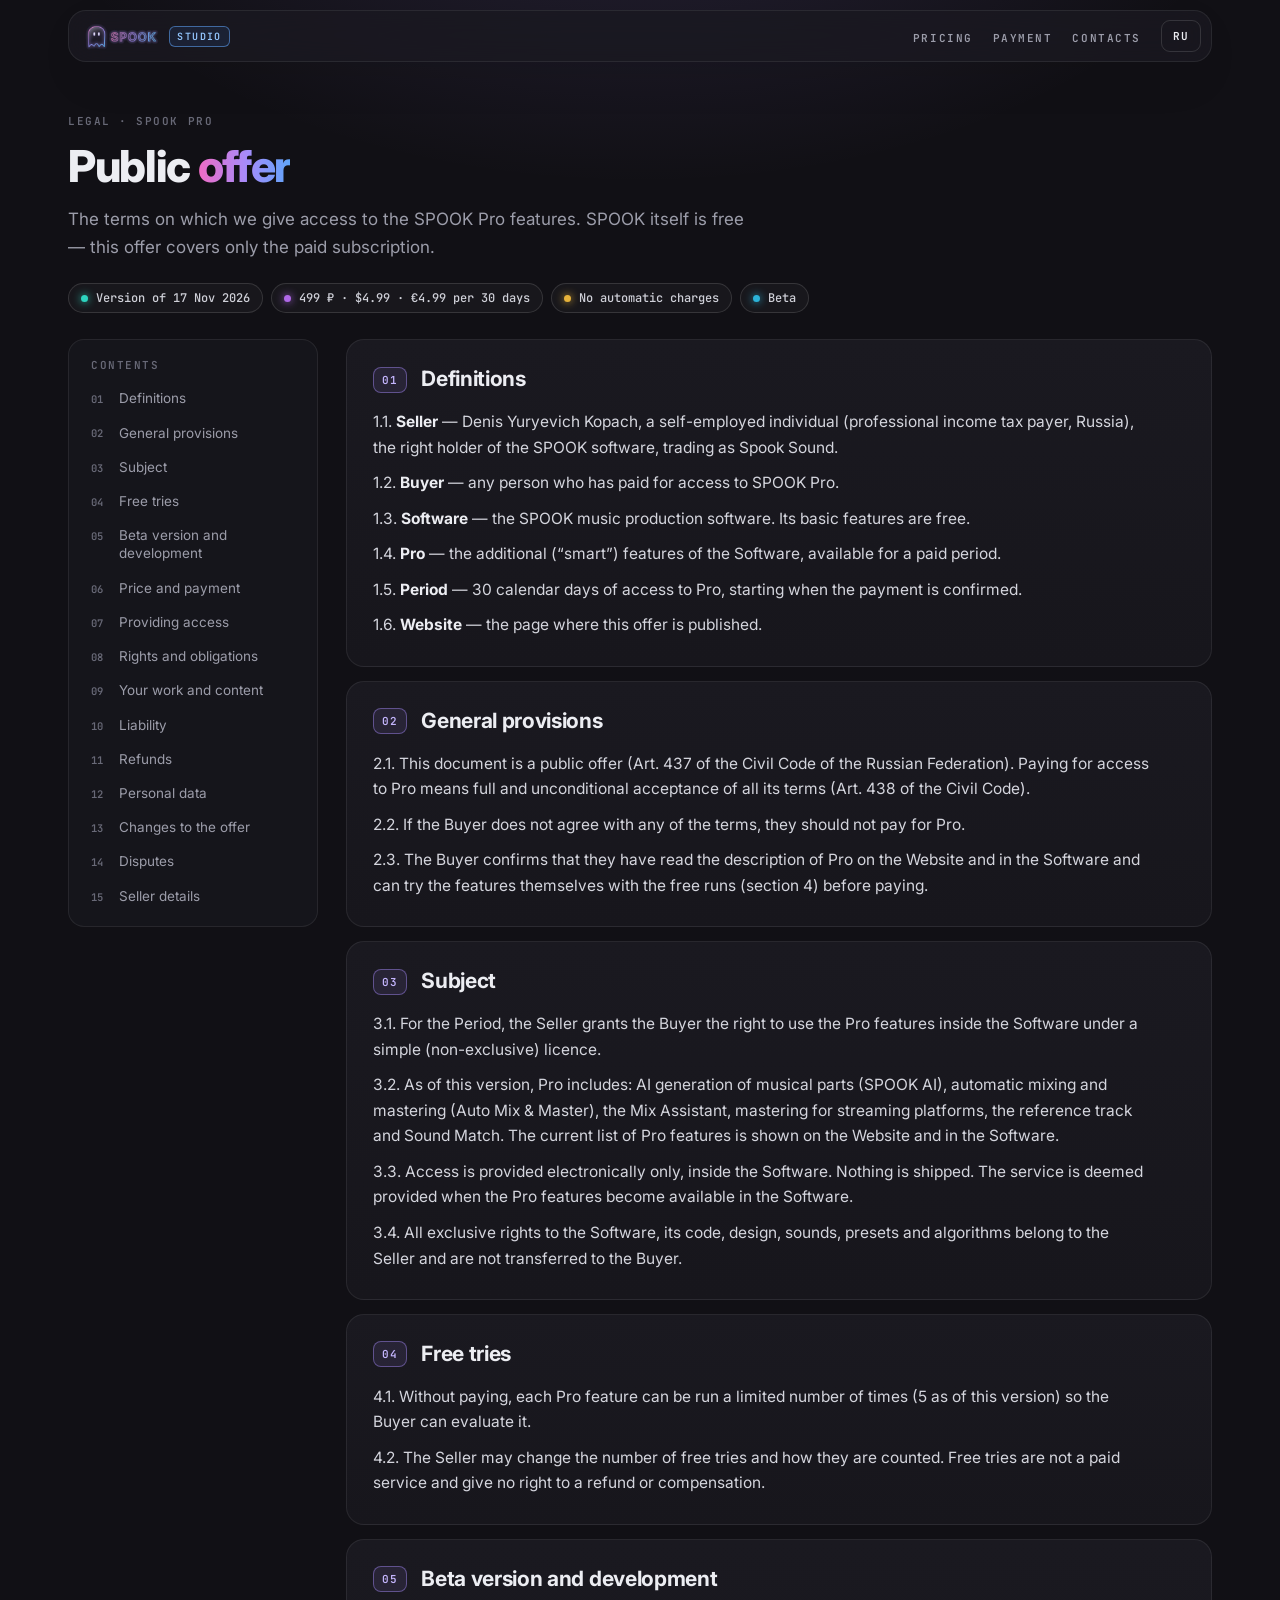
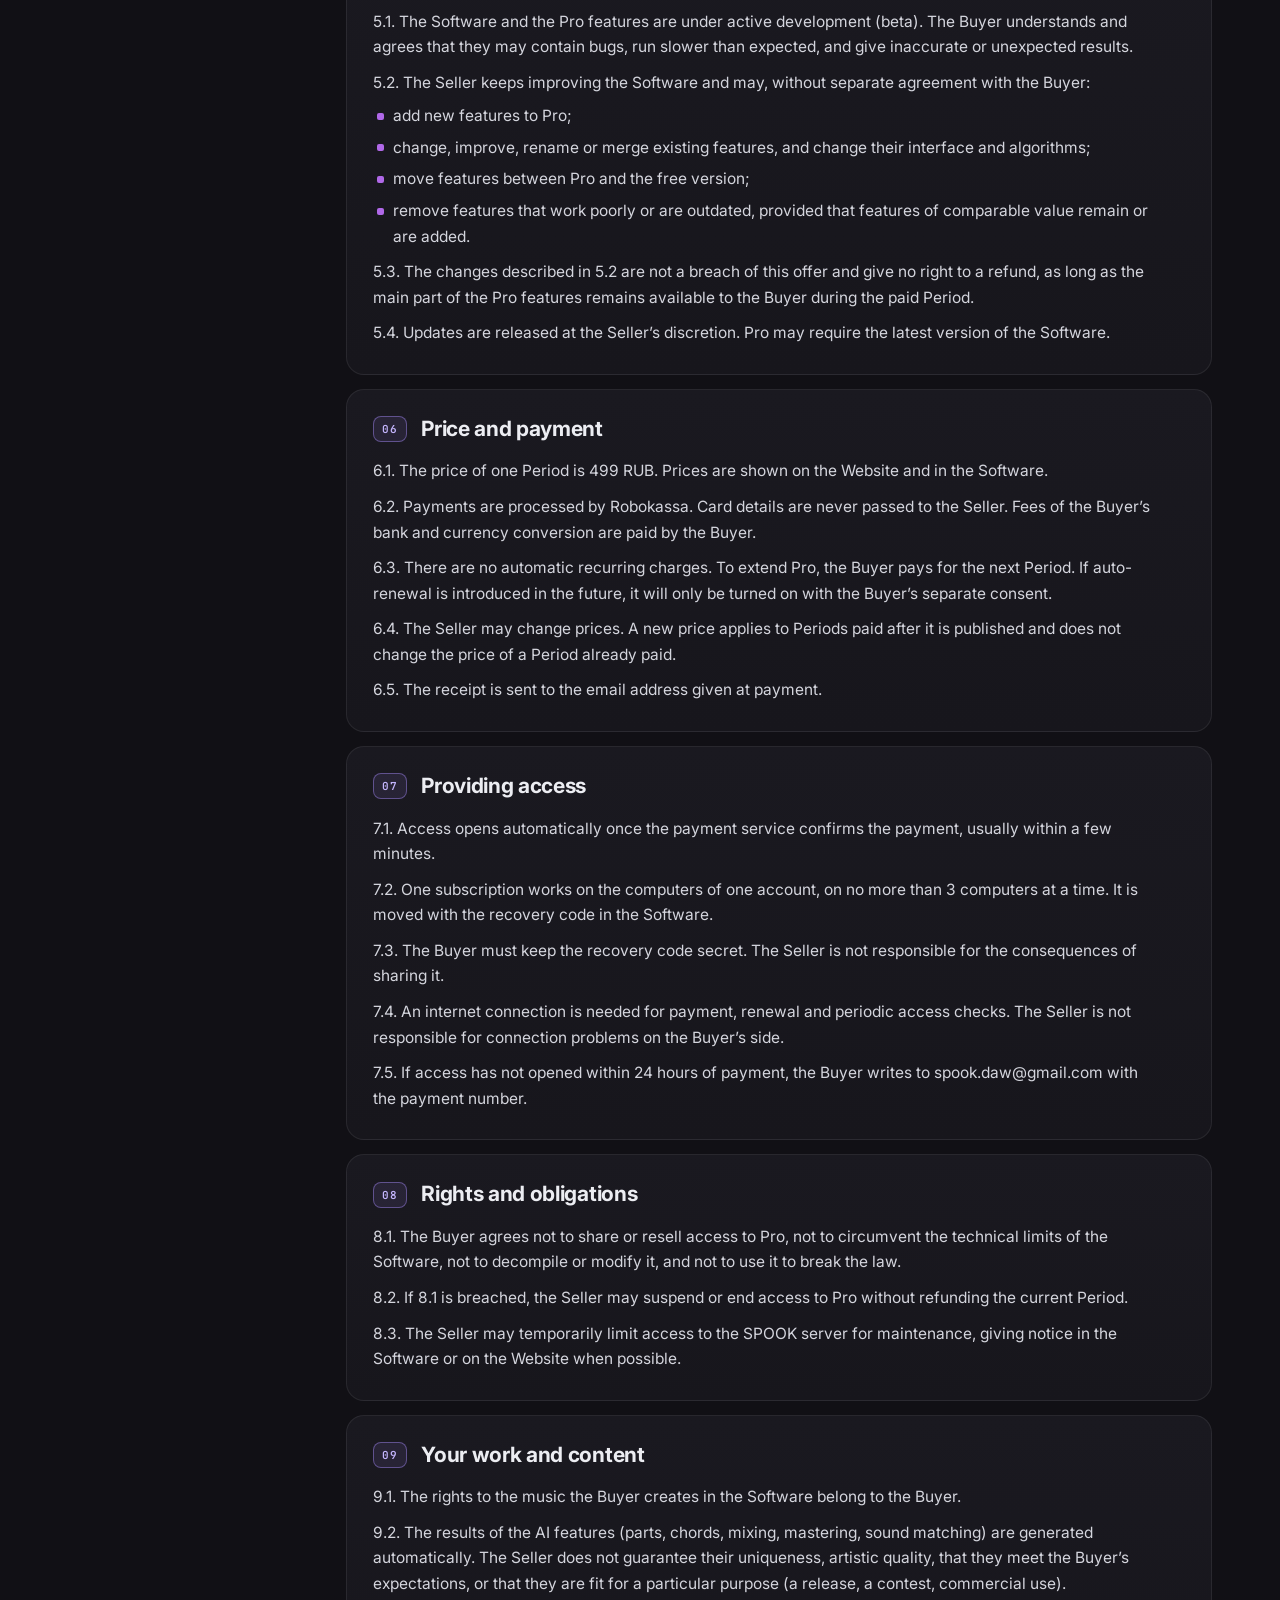
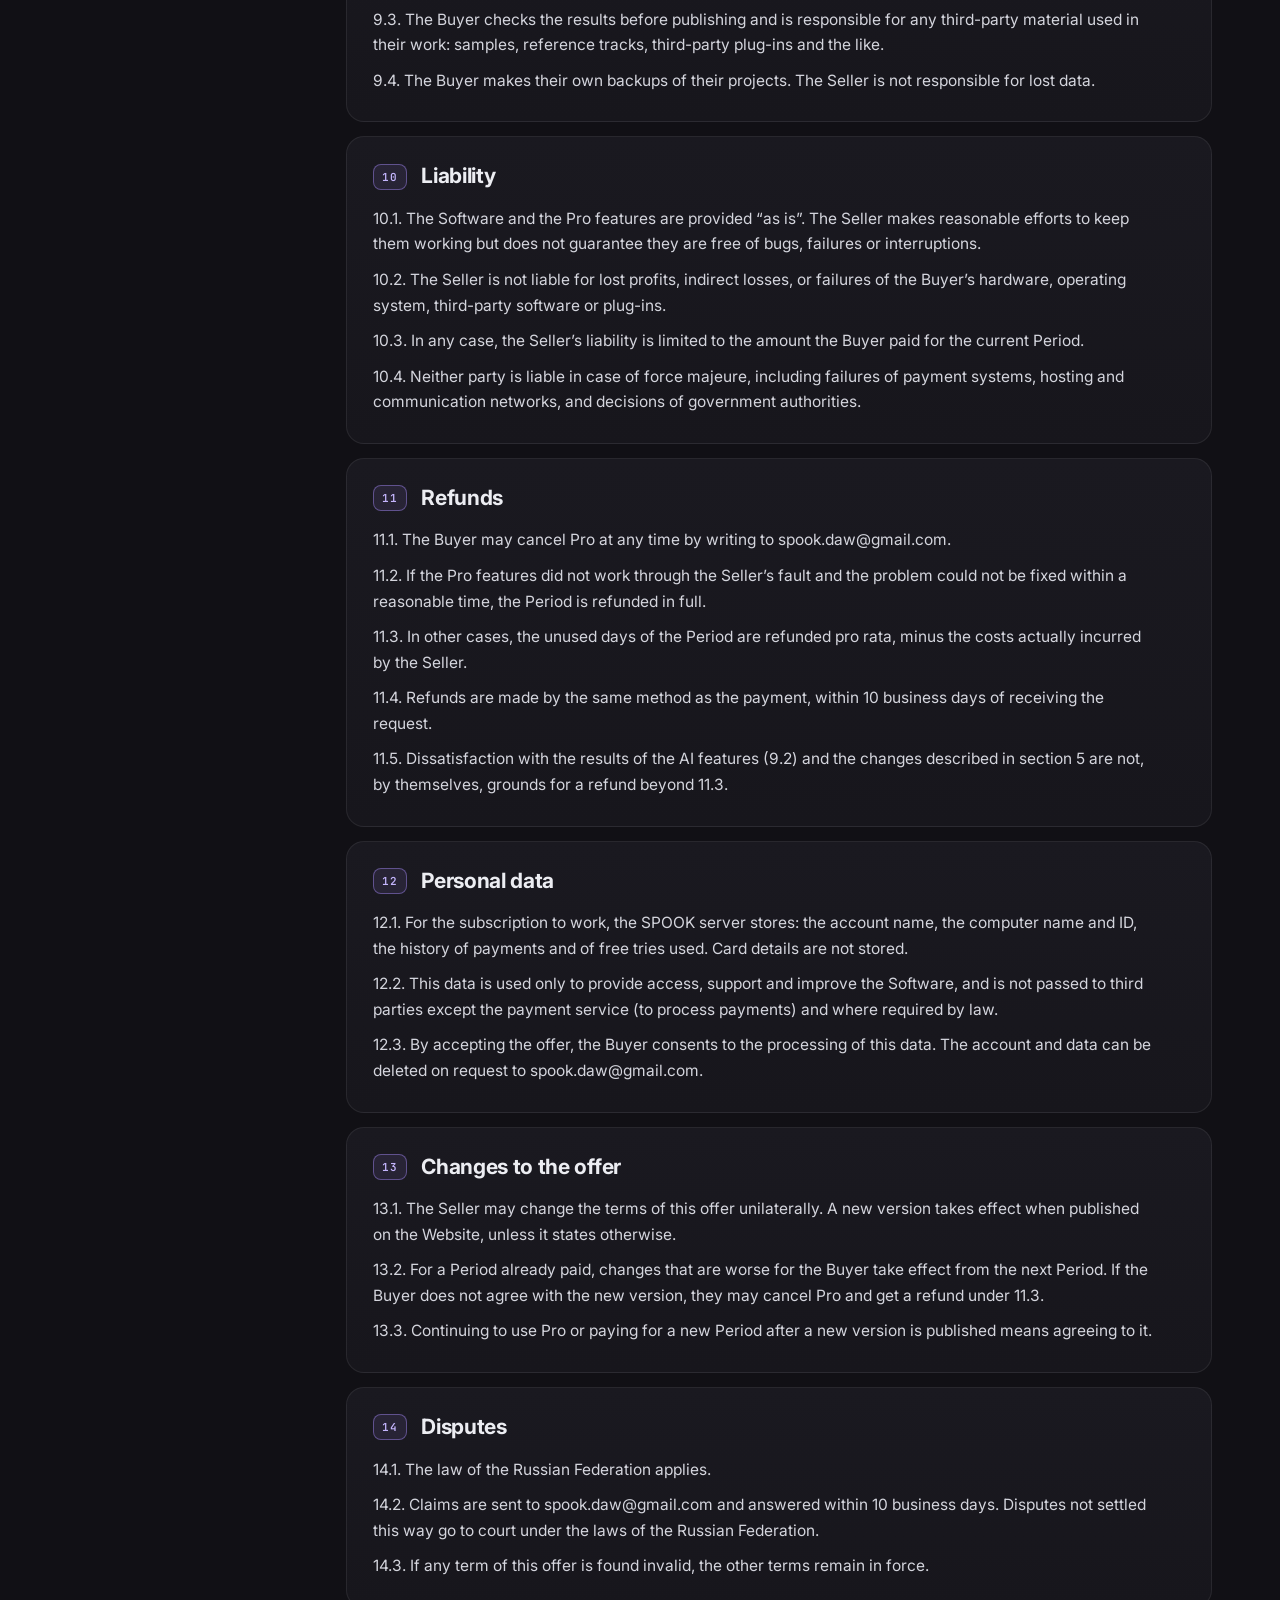
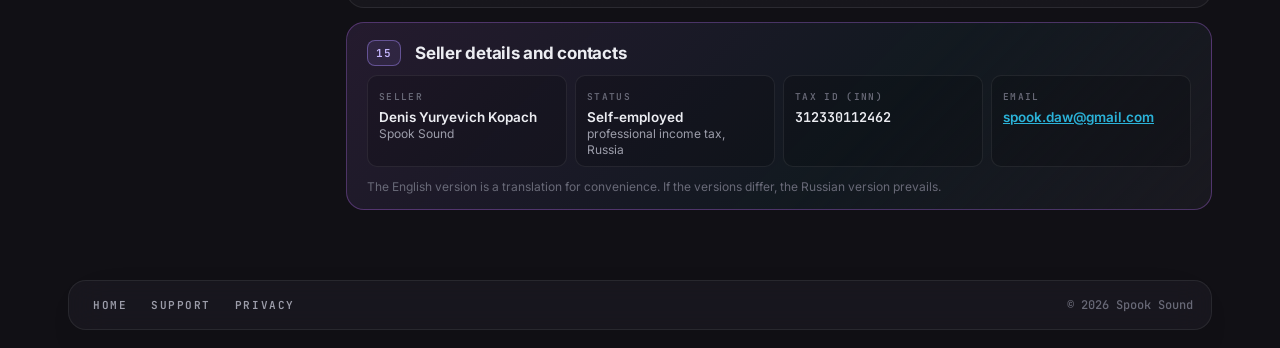
<file: offer.html>
<!doctype html>
<html lang="ru" data-l="ru"><head><meta charset="utf-8"><meta name="viewport" content="width=device-width,initial-scale=1,viewport-fit=cover">
<title>Публичная оферта — SPOOK Pro</title>
<link rel="preconnect" href="https://fonts.googleapis.com"><link rel="preconnect" href="https://fonts.gstatic.com" crossorigin>
<link href="https://fonts.googleapis.com/css2?family=Inter:wght@400;500;600;700;800&family=JetBrains+Mono:wght@400;500;600&display=swap" rel="stylesheet">
<style>
:root{--bg:#111015;--panel:#1a1920;--panel2:#212027;--line:rgba(255,255,255,.075);--line2:rgba(255,255,255,.13);--ink:#ECEDF2;--mute:#9C9DAA;--dim:#686977;
--violet:#B068E8;--cyan:#2BB3D9;--pink:#E0559A;--mono:"JetBrains Mono",ui-monospace,monospace;color-scheme:dark}
*,*::before,*::after{box-sizing:border-box}
html{scroll-behavior:smooth;scroll-padding-top:100px}
body{margin:0;background:var(--bg);color:var(--ink);font:400 16px/1.65 Inter,system-ui,-apple-system,sans-serif;-webkit-font-smoothing:antialiased;
background-image:radial-gradient(900px 520px at 50% -180px,rgba(167,139,250,.16),transparent 70%);background-repeat:no-repeat}
a{color:inherit}
html[data-l="ru"] [lang="en"],html[data-l="en"] [lang="ru"]{display:none!important}
.wrap{max-width:1180px;margin:0 auto;padding-left:max(18px,env(safe-area-inset-left));padding-right:max(18px,env(safe-area-inset-right))}
.top{position:sticky;top:10px;z-index:20;margin-top:10px}
.bar{display:flex;align-items:center;gap:10px;background:rgba(26,25,32,.82);-webkit-backdrop-filter:blur(18px) saturate(150%);backdrop-filter:blur(18px) saturate(150%);
border:1px solid var(--line);border-radius:18px;padding:9px 10px 9px 14px;box-shadow:0 18px 50px -24px rgba(0,0,0,.8)}
.logo{display:flex;align-items:center;gap:10px;text-decoration:none}.logo img{height:30px;width:auto}
.badge{font:600 10px var(--mono);letter-spacing:.14em;color:#93C5FD;border:1px solid rgba(96,165,250,.55);background:rgba(59,139,246,.1);padding:3px 7px;border-radius:6px}
.sp{flex:1}
.nav a{font:600 11px var(--mono);letter-spacing:.14em;text-transform:uppercase;color:var(--mute);text-decoration:none;padding:8px 10px;border-radius:8px}
.nav a:hover{color:var(--ink);background:rgba(255,255,255,.05)}
.lang{font:600 11px var(--mono);letter-spacing:.1em;color:var(--ink);background:transparent;border:1px solid var(--line2);border-radius:9px;padding:8px 11px;cursor:pointer}
.lang:hover{background:rgba(255,255,255,.06)}
.cap{font:600 11px var(--mono);letter-spacing:.14em;text-transform:uppercase;color:var(--dim)}
.hero{padding:44px 0 26px}
h1{margin:12px 0 0;font-weight:800;letter-spacing:-.03em;line-height:1.02;font-size:clamp(30px,4vw,44px);text-wrap:balance}
h1 em{font-style:normal;background:linear-gradient(90deg,#F06BC4,#A78BFA 52%,#60A5FA);-webkit-background-clip:text;background-clip:text;color:transparent}
.lead{color:var(--mute);max-width:62ch;margin:16px 0 0;font-size:17px}
.chips{display:flex;flex-wrap:wrap;gap:8px;margin-top:22px}
.chip{font:500 12px var(--mono);color:#cfd0d8;border:1px solid var(--line2);background:rgba(255,255,255,.03);border-radius:999px;padding:6px 12px;display:inline-flex;gap:8px;align-items:center}
.chip i{width:7px;height:7px;border-radius:50%;background:var(--c,#2DD4BF);box-shadow:0 0 8px var(--c,#2DD4BF)}
.grid{display:grid;grid-template-columns:250px minmax(0,1fr);gap:28px;align-items:start;padding-bottom:40px}
.toc{position:sticky;top:96px;display:flex;flex-direction:column;gap:2px;max-height:calc(100vh - 120px);overflow:auto;padding:14px;border:1px solid var(--line);border-radius:16px;background:rgba(26,25,32,.6)}
.toc .cap{padding:4px 8px 8px}
.toc a{display:flex;gap:10px;align-items:baseline;text-decoration:none;color:var(--mute);font-size:13.5px;line-height:1.35;padding:7px 8px;border-radius:8px}
.toc a:hover{color:var(--ink);background:rgba(255,255,255,.05)}
.toc .n{font:600 10.5px var(--mono);color:var(--dim);flex:none;width:18px}
.docs{display:flex;flex-direction:column;gap:14px;min-width:0}
.card{background:linear-gradient(180deg,var(--panel),#17161c);border:1px solid var(--line);border-radius:18px;padding:22px 26px 18px;scroll-margin-top:100px}
.ch{display:flex;align-items:center;gap:14px;margin-bottom:12px}
.ch .n{font:600 11px var(--mono);letter-spacing:.1em;color:#C4B5FD;border:1px solid rgba(167,139,250,.45);background:rgba(167,139,250,.1);border-radius:8px;padding:5px 8px}
h2{margin:0;font-size:21px;font-weight:700;letter-spacing:-.015em}
.p{color:#d4d5dd;font-size:15.5px;margin:0 0 10px;max-width:78ch}
.p b{color:var(--ink)}
.p ul{margin:8px 0 0;padding-left:0;list-style:none}
.p li{position:relative;padding-left:20px;margin:6px 0}
.p li::before{content:"";position:absolute;left:4px;top:.62em;width:7px;height:7px;border-radius:2px;background:var(--violet)}
.seller{background:linear-gradient(135deg,rgba(176,104,232,.12),rgba(43,179,217,.06) 60%,var(--panel));border-color:rgba(176,104,232,.35)}
.kv{display:grid;grid-template-columns:repeat(auto-fit,minmax(150px,1fr));gap:8px;margin-top:2px}
.kv div{border:1px solid var(--line);border-radius:10px;padding:8px 11px;background:rgba(0,0,0,.18);line-height:1.35}
.kv .cap{font-size:9.5px}
.kv small{display:block;color:var(--mute);font-size:12px}
.seller{padding:16px 20px 12px}.seller .ch{margin-bottom:8px}.seller h2{font-size:17px}
.kv b{display:block;font-size:13.5px;font-weight:600;margin-top:2px;word-break:break-word}
.kv a{color:var(--cyan)}
.note{color:var(--dim);font-size:12px;margin:10px 0 0}
footer{margin:30px 0 18px}
footer .bar{gap:4px;flex-wrap:wrap}
footer a{font:600 11px var(--mono);letter-spacing:.14em;text-transform:uppercase;color:var(--mute);text-decoration:none;padding:8px 10px}
footer .st{font:500 12px var(--mono);color:var(--dim);padding:0 8px}
@media (max-width:900px){.grid{grid-template-columns:1fr}.toc{position:static;max-height:none}.nav{display:none}}
@media (max-width:520px){.card{padding:18px 16px 12px}.badge{display:none}}
</style></head>
<body>
<div class="wrap">
<div class="top"><div class="bar">
  <a class="logo" href="./" aria-label="SPOOK Studio"><img src="[data-uri]" alt="SPOOK" width="112" height="44"><span class="badge">STUDIO</span></a>
  <span class="sp"></span>
  <nav class="nav"><a href="./#pro"><span lang="ru">Подписка</span><span lang="en">Pricing</span></a><a href="./#pay"><span lang="ru">Оплата</span><span lang="en">Payment</span></a><a href="./#contacts"><span lang="ru">Контакты</span><span lang="en">Contacts</span></a></nav>
  <button class="lang" id="lang" type="button" aria-label="Language">EN</button>
</div></div>

<header class="hero">
  <span class="cap"><span lang="ru">Документы · SPOOK Pro</span><span lang="en">Legal · SPOOK Pro</span></span>
  <h1><span lang="ru">Публичная <em>оферта</em></span><span lang="en">Public <em>offer</em></span></h1>
  <p class="lead"><span lang="ru">Условия, на которых мы открываем доступ к функциям SPOOK Pro. Сама программа SPOOK бесплатна — оферта касается только платной подписки.</span><span lang="en">The terms on which we give access to the SPOOK Pro features. SPOOK itself is free — this offer covers only the paid subscription.</span></p>
  <div class="chips">
    <span class="chip"><i></i><span lang="ru">Редакция от 17.11.2026</span><span lang="en">Version of 17 Nov 2026</span></span>
    <span class="chip" style="--c:#B068E8"><i></i><span lang="ru">499 ₽ · $4.99 · €4.99 за 30 дней</span><span lang="en">499 ₽ · $4.99 · €4.99 per 30 days</span></span>
    <span class="chip" style="--c:#E6B23A"><i></i><span lang="ru">Без автосписаний</span><span lang="en">No automatic charges</span></span>
    <span class="chip" style="--c:#2BB3D9"><i></i><span lang="ru">Бета-версия</span><span lang="en">Beta</span></span>
  </div>
</header>

<div class="grid">
<nav class="toc" aria-label="Contents"><span class="cap"><span lang="ru">Содержание</span><span lang="en">Contents</span></span><a href="#terms"><span class="n">01</span><span lang="ru">Термины</span><span lang="en">Definitions</span></a><a href="#general"><span class="n">02</span><span lang="ru">Общие положения</span><span lang="en">General provisions</span></a><a href="#subject"><span class="n">03</span><span lang="ru">Предмет</span><span lang="en">Subject</span></a><a href="#tries"><span class="n">04</span><span lang="ru">Бесплатные попытки</span><span lang="en">Free tries</span></a><a href="#beta"><span class="n">05</span><span lang="ru">Бета-версия и развитие Программы</span><span lang="en">Beta version and development</span></a><a href="#price"><span class="n">06</span><span lang="ru">Стоимость и оплата</span><span lang="en">Price and payment</span></a><a href="#access"><span class="n">07</span><span lang="ru">Предоставление доступа</span><span lang="en">Providing access</span></a><a href="#duties"><span class="n">08</span><span lang="ru">Права и обязанности сторон</span><span lang="en">Rights and obligations</span></a><a href="#content"><span class="n">09</span><span lang="ru">Результаты работы и контент</span><span lang="en">Your work and content</span></a><a href="#liability"><span class="n">10</span><span lang="ru">Ответственность</span><span lang="en">Liability</span></a><a href="#refund"><span class="n">11</span><span lang="ru">Возврат денег</span><span lang="en">Refunds</span></a><a href="#privacy"><span class="n">12</span><span lang="ru">Персональные данные</span><span lang="en">Personal data</span></a><a href="#changes"><span class="n">13</span><span lang="ru">Изменение оферты</span><span lang="en">Changes to the offer</span></a><a href="#disputes"><span class="n">14</span><span lang="ru">Споры</span><span lang="en">Disputes</span></a><a href="#seller"><span class="n">15</span><span lang="ru">Реквизиты</span><span lang="en">Seller details</span></a></nav>
<div class="docs">
<section class="card" id="terms"><div class="ch"><span class="n">01</span><h2><span lang="ru">Термины</span><span lang="en">Definitions</span></h2></div><div lang="ru" class="p">1.1. <b>Продавец</b> — Копач Денис Юрьевич, плательщик налога на профессиональный доход (самозанятый), правообладатель программы SPOOK, работающий под названием Spook Sound.</div><div lang="en" class="p">1.1. <b>Seller</b> — Denis Yuryevich Kopach, a self-employed individual (professional income tax payer, Russia), the right holder of the SPOOK software, trading as Spook Sound.</div><div lang="ru" class="p">1.2. <b>Покупатель</b> — любое лицо, оплатившее доступ к SPOOK Pro.</div><div lang="en" class="p">1.2. <b>Buyer</b> — any person who has paid for access to SPOOK Pro.</div><div lang="ru" class="p">1.3. <b>Программа</b> — программа SPOOK для создания музыки. Базовые функции Программы бесплатны.</div><div lang="en" class="p">1.3. <b>Software</b> — the SPOOK music production software. Its basic features are free.</div><div lang="ru" class="p">1.4. <b>Pro</b> — дополнительные («умные») функции Программы, доступные на оплаченный срок.</div><div lang="en" class="p">1.4. <b>Pro</b> — the additional (“smart”) features of the Software, available for a paid period.</div><div lang="ru" class="p">1.5. <b>Период</b> — 30 календарных дней доступа к Pro, начиная с момента подтверждения оплаты.</div><div lang="en" class="p">1.5. <b>Period</b> — 30 calendar days of access to Pro, starting when the payment is confirmed.</div><div lang="ru" class="p">1.6. <b>Сайт</b> — страница, на которой опубликована настоящая оферта.</div><div lang="en" class="p">1.6. <b>Website</b> — the page where this offer is published.</div></section>
<section class="card" id="general"><div class="ch"><span class="n">02</span><h2><span lang="ru">Общие положения</span><span lang="en">General provisions</span></h2></div><div lang="ru" class="p">2.1. Настоящий документ — публичная оферта (ст. 437 ГК РФ). Оплата доступа к Pro означает полное и безоговорочное принятие (акцепт) всех её условий (ст. 438 ГК РФ).</div><div lang="en" class="p">2.1. This document is a public offer (Art. 437 of the Civil Code of the Russian Federation). Paying for access to Pro means full and unconditional acceptance of all its terms (Art. 438 of the Civil Code).</div><div lang="ru" class="p">2.2. Если Покупатель не согласен с каким-либо условием, он не должен оплачивать Pro.</div><div lang="en" class="p">2.2. If the Buyer does not agree with any of the terms, they should not pay for Pro.</div><div lang="ru" class="p">2.3. Покупатель подтверждает, что ознакомился с описанием Pro на Сайте и в Программе и может самостоятельно проверить работу функций с помощью бесплатных попыток (раздел 4) до оплаты.</div><div lang="en" class="p">2.3. The Buyer confirms that they have read the description of Pro on the Website and in the Software and can try the features themselves with the free runs (section 4) before paying.</div></section>
<section class="card" id="subject"><div class="ch"><span class="n">03</span><h2><span lang="ru">Предмет</span><span lang="en">Subject</span></h2></div><div lang="ru" class="p">3.1. Продавец предоставляет Покупателю на Период право использовать функции Pro внутри Программы на условиях простой (неисключительной) лицензии.</div><div lang="en" class="p">3.1. For the Period, the Seller grants the Buyer the right to use the Pro features inside the Software under a simple (non-exclusive) licence.</div><div lang="ru" class="p">3.2. На дату редакции оферты в Pro входят: ИИ-генерация музыкальных партий (SPOOK AI), автоматическое сведение и мастеринг (Auto Mix &amp; Master), помощник по сведению (Mix Assistant), мастеринг для стриминговых площадок, референс-трек и Sound Match. Актуальный состав Pro указан на Сайте и в Программе.</div><div lang="en" class="p">3.2. As of this version, Pro includes: AI generation of musical parts (SPOOK AI), automatic mixing and mastering (Auto Mix &amp; Master), the Mix Assistant, mastering for streaming platforms, the reference track and Sound Match. The current list of Pro features is shown on the Website and in the Software.</div><div lang="ru" class="p">3.3. Доступ предоставляется только в электронном виде внутри Программы. Физическая доставка не осуществляется. Услуга считается оказанной в момент, когда функции Pro стали доступны в Программе.</div><div lang="en" class="p">3.3. Access is provided electronically only, inside the Software. Nothing is shipped. The service is deemed provided when the Pro features become available in the Software.</div><div lang="ru" class="p">3.4. Исключительные права на Программу, её код, дизайн, звуки, пресеты и алгоритмы принадлежат Продавцу и не передаются Покупателю.</div><div lang="en" class="p">3.4. All exclusive rights to the Software, its code, design, sounds, presets and algorithms belong to the Seller and are not transferred to the Buyer.</div></section>
<section class="card" id="tries"><div class="ch"><span class="n">04</span><h2><span lang="ru">Бесплатные попытки</span><span lang="en">Free tries</span></h2></div><div lang="ru" class="p">4.1. Без оплаты каждую функцию Pro можно запустить ограниченное число раз (на дату редакции — 5 раз), чтобы оценить её работу.</div><div lang="en" class="p">4.1. Without paying, each Pro feature can be run a limited number of times (5 as of this version) so the Buyer can evaluate it.</div><div lang="ru" class="p">4.2. Число бесплатных попыток и порядок их подсчёта Продавец может изменить. Бесплатные попытки не являются услугой и не дают права на возврат или компенсацию.</div><div lang="en" class="p">4.2. The Seller may change the number of free tries and how they are counted. Free tries are not a paid service and give no right to a refund or compensation.</div></section>
<section class="card" id="beta"><div class="ch"><span class="n">05</span><h2><span lang="ru">Бета-версия и развитие Программы</span><span lang="en">Beta version and development</span></h2></div><div lang="ru" class="p">5.1. Программа и функции Pro находятся в стадии активной разработки (бета-версия). Покупатель понимает и соглашается, что они могут содержать ошибки, работать медленнее ожидаемого, давать неточные или неожиданные результаты.</div><div lang="en" class="p">5.1. The Software and the Pro features are under active development (beta). The Buyer understands and agrees that they may contain bugs, run slower than expected, and give inaccurate or unexpected results.</div><div lang="ru" class="p">5.2. Продавец постоянно улучшает Программу и вправе без отдельного согласования с Покупателем:<ul><li>добавлять в Pro новые функции;</li><li>изменять, улучшать, переименовывать или объединять существующие функции, менять их интерфейс и алгоритмы;</li><li>переносить функции между Pro и бесплатной версией;</li><li>убирать функции, которые работают плохо или устарели, если взамен остаются или появляются функции сопоставимой пользы.</li></ul></div><div lang="en" class="p">5.2. The Seller keeps improving the Software and may, without separate agreement with the Buyer:<ul><li>add new features to Pro;</li><li>change, improve, rename or merge existing features, and change their interface and algorithms;</li><li>move features between Pro and the free version;</li><li>remove features that work poorly or are outdated, provided that features of comparable value remain or are added.</li></ul></div><div lang="ru" class="p">5.3. Изменения, описанные в п. 5.2, не являются нарушением оферты и не дают права на возврат денег, если в течение оплаченного Периода Покупателю остаётся доступна основная часть функций Pro.</div><div lang="en" class="p">5.3. The changes described in 5.2 are not a breach of this offer and give no right to a refund, as long as the main part of the Pro features remains available to the Buyer during the paid Period.</div><div lang="ru" class="p">5.4. Обновления Программы выходят по усмотрению Продавца. Для работы Pro может потребоваться установить последнюю версию Программы.</div><div lang="en" class="p">5.4. Updates are released at the Seller’s discretion. Pro may require the latest version of the Software.</div></section>
<section class="card" id="price"><div class="ch"><span class="n">06</span><h2><span lang="ru">Стоимость и оплата</span><span lang="en">Price and payment</span></h2></div><div lang="ru" class="p">6.1. Стоимость доступа на один Период: 499 ₽. Цены указаны на Сайте и в Программе.</div><div lang="en" class="p">6.1. The price of one Period is 499 RUB. Prices are shown on the Website and in the Software.</div><div lang="ru" class="p">6.2. Оплата принимается через платёжный сервис Robokassa. Данные банковской карты Продавцу не передаются. Комиссии банка Покупателя и курсовые разницы оплачивает Покупатель.</div><div lang="en" class="p">6.2. Payments are processed by Robokassa. Card details are never passed to the Seller. Fees of the Buyer’s bank and currency conversion are paid by the Buyer.</div><div lang="ru" class="p">6.3. Автоматических повторных списаний нет. Чтобы продлить Pro, Покупатель оплачивает следующий Период. Если в будущем появится автопродление, оно будет включаться только по отдельному согласию Покупателя.</div><div lang="en" class="p">6.3. There are no automatic recurring charges. To extend Pro, the Buyer pays for the next Period. If auto-renewal is introduced in the future, it will only be turned on with the Buyer’s separate consent.</div><div lang="ru" class="p">6.4. Продавец вправе изменять цены. Новая цена применяется к Периодам, оплаченным после её публикации, и не меняет стоимость уже оплаченного Периода.</div><div lang="en" class="p">6.4. The Seller may change prices. A new price applies to Periods paid after it is published and does not change the price of a Period already paid.</div><div lang="ru" class="p">6.5. Чек об оплате направляется на адрес электронной почты, указанный при оплате.</div><div lang="en" class="p">6.5. The receipt is sent to the email address given at payment.</div></section>
<section class="card" id="access"><div class="ch"><span class="n">07</span><h2><span lang="ru">Предоставление доступа</span><span lang="en">Providing access</span></h2></div><div lang="ru" class="p">7.1. Доступ открывается автоматически после подтверждения оплаты платёжным сервисом, как правило, в течение нескольких минут.</div><div lang="en" class="p">7.1. Access opens automatically once the payment service confirms the payment, usually within a few minutes.</div><div lang="ru" class="p">7.2. Одна подписка действует на компьютерах одного аккаунта, но не более чем на 3 компьютерах одновременно. Перенос — с помощью кода восстановления в Программе.</div><div lang="en" class="p">7.2. One subscription works on the computers of one account, on no more than 3 computers at a time. It is moved with the recovery code in the Software.</div><div lang="ru" class="p">7.3. Покупатель обязан хранить код восстановления в тайне. Продавец не отвечает за последствия передачи кода третьим лицам.</div><div lang="en" class="p">7.3. The Buyer must keep the recovery code secret. The Seller is not responsible for the consequences of sharing it.</div><div lang="ru" class="p">7.4. Для оплаты, продления и периодической проверки доступа нужно подключение к интернету. Продавец не отвечает за перебои связи на стороне Покупателя.</div><div lang="en" class="p">7.4. An internet connection is needed for payment, renewal and periodic access checks. The Seller is not responsible for connection problems on the Buyer’s side.</div><div lang="ru" class="p">7.5. Если доступ не открылся в течение 24 часов после оплаты, Покупатель пишет на spook.daw@gmail.com, указав номер платежа.</div><div lang="en" class="p">7.5. If access has not opened within 24 hours of payment, the Buyer writes to spook.daw@gmail.com with the payment number.</div></section>
<section class="card" id="duties"><div class="ch"><span class="n">08</span><h2><span lang="ru">Права и обязанности сторон</span><span lang="en">Rights and obligations</span></h2></div><div lang="ru" class="p">8.1. Покупатель обязуется не передавать доступ к Pro третьим лицам, не продавать его, не обходить технические ограничения Программы, не декомпилировать и не модифицировать Программу, не использовать её для нарушения закона.</div><div lang="en" class="p">8.1. The Buyer agrees not to share or resell access to Pro, not to circumvent the technical limits of the Software, not to decompile or modify it, and not to use it to break the law.</div><div lang="ru" class="p">8.2. При нарушении п. 8.1 Продавец вправе приостановить или прекратить доступ к Pro без возврата денег за текущий Период.</div><div lang="en" class="p">8.2. If 8.1 is breached, the Seller may suspend or end access to Pro without refunding the current Period.</div><div lang="ru" class="p">8.3. Продавец вправе временно ограничивать доступ к серверу SPOOK для технических работ, по возможности заранее уведомляя об этом в Программе или на Сайте.</div><div lang="en" class="p">8.3. The Seller may temporarily limit access to the SPOOK server for maintenance, giving notice in the Software or on the Website when possible.</div></section>
<section class="card" id="content"><div class="ch"><span class="n">09</span><h2><span lang="ru">Результаты работы и контент</span><span lang="en">Your work and content</span></h2></div><div lang="ru" class="p">9.1. Права на музыку, которую Покупатель создаёт в Программе, принадлежат Покупателю.</div><div lang="en" class="p">9.1. The rights to the music the Buyer creates in the Software belong to the Buyer.</div><div lang="ru" class="p">9.2. Результаты ИИ-функций (партии, аккорды, сведение, мастеринг, подбор звука) создаются автоматически. Продавец не гарантирует их уникальность, художественное качество, соответствие ожиданиям Покупателя или пригодность для конкретной цели (релиза, конкурса, коммерческого использования).</div><div lang="en" class="p">9.2. The results of the AI features (parts, chords, mixing, mastering, sound matching) are generated automatically. The Seller does not guarantee their uniqueness, artistic quality, that they meet the Buyer’s expectations, or that they are fit for a particular purpose (a release, a contest, commercial use).</div><div lang="ru" class="p">9.3. Покупатель самостоятельно проверяет результаты перед публикацией и сам отвечает за использование в своих работах чужих материалов: семплов, референс-треков, сторонних плагинов и т. п.</div><div lang="en" class="p">9.3. The Buyer checks the results before publishing and is responsible for any third-party material used in their work: samples, reference tracks, third-party plug-ins and the like.</div><div lang="ru" class="p">9.4. Покупатель самостоятельно делает резервные копии своих проектов. Продавец не отвечает за потерю данных.</div><div lang="en" class="p">9.4. The Buyer makes their own backups of their projects. The Seller is not responsible for lost data.</div></section>
<section class="card" id="liability"><div class="ch"><span class="n">10</span><h2><span lang="ru">Ответственность</span><span lang="en">Liability</span></h2></div><div lang="ru" class="p">10.1. Программа и функции Pro предоставляются «как есть» (as is). Продавец прилагает разумные усилия для их стабильной работы, но не гарантирует отсутствие ошибок, сбоев и перерывов в работе.</div><div lang="en" class="p">10.1. The Software and the Pro features are provided “as is”. The Seller makes reasonable efforts to keep them working but does not guarantee they are free of bugs, failures or interruptions.</div><div lang="ru" class="p">10.2. Продавец не несёт ответственности за упущенную выгоду, косвенные убытки, а также за сбои оборудования, операционной системы, сторонних программ и плагинов Покупателя.</div><div lang="en" class="p">10.2. The Seller is not liable for lost profits, indirect losses, or failures of the Buyer’s hardware, operating system, third-party software or plug-ins.</div><div lang="ru" class="p">10.3. В любом случае ответственность Продавца ограничена суммой, уплаченной Покупателем за текущий Период.</div><div lang="en" class="p">10.3. In any case, the Seller’s liability is limited to the amount the Buyer paid for the current Period.</div><div lang="ru" class="p">10.4. Стороны освобождаются от ответственности при обстоятельствах непреодолимой силы, включая сбои платёжных систем, хостинга и сетей связи, а также решения государственных органов.</div><div lang="en" class="p">10.4. Neither party is liable in case of force majeure, including failures of payment systems, hosting and communication networks, and decisions of government authorities.</div></section>
<section class="card" id="refund"><div class="ch"><span class="n">11</span><h2><span lang="ru">Возврат денег</span><span lang="en">Refunds</span></h2></div><div lang="ru" class="p">11.1. Покупатель может отказаться от Pro в любой момент, написав на spook.daw@gmail.com.</div><div lang="en" class="p">11.1. The Buyer may cancel Pro at any time by writing to spook.daw@gmail.com.</div><div lang="ru" class="p">11.2. Если функции Pro не работали по вине Продавца и проблему не удалось устранить в разумный срок, деньги за Период возвращаются полностью.</div><div lang="en" class="p">11.2. If the Pro features did not work through the Seller’s fault and the problem could not be fixed within a reasonable time, the Period is refunded in full.</div><div lang="ru" class="p">11.3. В остальных случаях возвращается сумма за неиспользованные дни Периода (пропорционально), за вычетом фактически понесённых Продавцом расходов.</div><div lang="en" class="p">11.3. In other cases, the unused days of the Period are refunded pro rata, minus the costs actually incurred by the Seller.</div><div lang="ru" class="p">11.4. Возврат производится тем же способом, которым была произведена оплата, в течение 10 рабочих дней после получения заявления.</div><div lang="en" class="p">11.4. Refunds are made by the same method as the payment, within 10 business days of receiving the request.</div><div lang="ru" class="p">11.5. Недовольство качеством результатов ИИ-функций (п. 9.2) и изменения, описанные в разделе 5, сами по себе не являются основанием для возврата сверх п. 11.3.</div><div lang="en" class="p">11.5. Dissatisfaction with the results of the AI features (9.2) and the changes described in section 5 are not, by themselves, grounds for a refund beyond 11.3.</div></section>
<section class="card" id="privacy"><div class="ch"><span class="n">12</span><h2><span lang="ru">Персональные данные</span><span lang="en">Personal data</span></h2></div><div lang="ru" class="p">12.1. Для работы подписки сервер SPOOK хранит: имя аккаунта, название и идентификатор компьютера, историю платежей и использования бесплатных попыток. Данные банковской карты не хранятся.</div><div lang="en" class="p">12.1. For the subscription to work, the SPOOK server stores: the account name, the computer name and ID, the history of payments and of free tries used. Card details are not stored.</div><div lang="ru" class="p">12.2. Данные используются только для предоставления доступа, поддержки и улучшения Программы и не передаются третьим лицам, кроме платёжного сервиса для проведения оплаты и случаев, предусмотренных законом.</div><div lang="en" class="p">12.2. This data is used only to provide access, support and improve the Software, and is not passed to third parties except the payment service (to process payments) and where required by law.</div><div lang="ru" class="p">12.3. Принимая оферту, Покупатель даёт согласие на обработку указанных данных. Удалить аккаунт и данные можно по запросу на spook.daw@gmail.com.</div><div lang="en" class="p">12.3. By accepting the offer, the Buyer consents to the processing of this data. The account and data can be deleted on request to spook.daw@gmail.com.</div></section>
<section class="card" id="changes"><div class="ch"><span class="n">13</span><h2><span lang="ru">Изменение оферты</span><span lang="en">Changes to the offer</span></h2></div><div lang="ru" class="p">13.1. Продавец вправе в одностороннем порядке изменять условия оферты. Новая редакция вступает в силу с момента публикации на Сайте, если в ней не указан иной срок.</div><div lang="en" class="p">13.1. The Seller may change the terms of this offer unilaterally. A new version takes effect when published on the Website, unless it states otherwise.</div><div lang="ru" class="p">13.2. Для уже оплаченного Периода изменения, ухудшающие положение Покупателя, начинают действовать со следующего Периода. Если Покупатель не согласен с новой редакцией, он вправе отказаться от Pro и получить возврат по п. 11.3.</div><div lang="en" class="p">13.2. For a Period already paid, changes that are worse for the Buyer take effect from the next Period. If the Buyer does not agree with the new version, they may cancel Pro and get a refund under 11.3.</div><div lang="ru" class="p">13.3. Продолжение использования Pro или оплата нового Периода после публикации новой редакции означает согласие с ней.</div><div lang="en" class="p">13.3. Continuing to use Pro or paying for a new Period after a new version is published means agreeing to it.</div></section>
<section class="card" id="disputes"><div class="ch"><span class="n">14</span><h2><span lang="ru">Споры</span><span lang="en">Disputes</span></h2></div><div lang="ru" class="p">14.1. К отношениям сторон применяется право Российской Федерации.</div><div lang="en" class="p">14.1. The law of the Russian Federation applies.</div><div lang="ru" class="p">14.2. Претензии направляются на spook.daw@gmail.com. Срок ответа — 10 рабочих дней. Споры, не урегулированные в претензионном порядке, разрешаются в суде в соответствии с законодательством РФ.</div><div lang="en" class="p">14.2. Claims are sent to spook.daw@gmail.com and answered within 10 business days. Disputes not settled this way go to court under the laws of the Russian Federation.</div><div lang="ru" class="p">14.3. Если какое-либо условие оферты будет признано недействительным, остальные условия сохраняют силу.</div><div lang="en" class="p">14.3. If any term of this offer is found invalid, the other terms remain in force.</div></section>

<section class="card seller" id="seller"><div class="ch"><span class="n">15</span><h2><span lang="ru">Реквизиты и контакты</span><span lang="en">Seller details and contacts</span></h2></div>
<div class="kv">
<div><span class="cap"><span lang="ru">Продавец</span><span lang="en">Seller</span></span><b><span lang="ru">Копач Денис Юрьевич</span><span lang="en">Denis Yuryevich Kopach</span></b><small>Spook Sound</small></div>
<div><span class="cap"><span lang="ru">Статус</span><span lang="en">Status</span></span><b><span lang="ru">Самозанятый</span><span lang="en">Self-employed</span></b><small><span lang="ru">плательщик НПД</span><span lang="en">professional income tax, Russia</span></small></div>
<div><span class="cap"><span lang="ru">ИНН</span><span lang="en">Tax ID (INN)</span></span><b class="mono" style="font-family:var(--mono)">312330112462</b></div>
<div><span class="cap"><span lang="ru">Почта</span><span lang="en">Email</span></span><b><a href="mailto:spook.daw@gmail.com">spook.daw@gmail.com</a></b></div>
</div>
<p class="note"><span lang="ru">Английская версия — перевод для удобства. При расхождениях действует русская версия.</span><span lang="en">The English version is a translation for convenience. If the versions differ, the Russian version prevails.</span></p>
</section>
</div></div>

<footer><div class="bar">
  <a href="./"><span lang="ru">Главная</span><span lang="en">Home</span></a><a href="mailto:spook.daw@gmail.com"><span lang="ru">Поддержка</span><span lang="en">Support</span></a><a href="#privacy"><span lang="ru">Персональные данные</span><span lang="en">Privacy</span></a>
  <span class="sp"></span><span class="st">© 2026 Spook Sound</span>
</div></footer>
</div>
<script>
(function(){
var b=document.getElementById("lang"),T={ru:"Публичная оферта — SPOOK Pro",en:"Public offer — SPOOK Pro"};
function apply(l){document.documentElement.setAttribute("data-l",l);document.documentElement.lang=l;document.title=T[l];b.textContent=l==="en"?"RU":"EN";try{localStorage.setItem("spook-lang",l)}catch(e){}}
var cur;try{cur=localStorage.getItem("spook-lang")}catch(e){}
var q=(location.hash||"").toLowerCase();if(q==="#en"||q==="#ru")cur=q.slice(1);
if(cur!=="ru"&&cur!=="en")cur=(navigator.language||"").toLowerCase().indexOf("ru")===0?"ru":"en";
apply(cur);b.onclick=function(){cur=cur==="ru"?"en":"ru";apply(cur)};
})();
</script>
</body></html>
</file>
